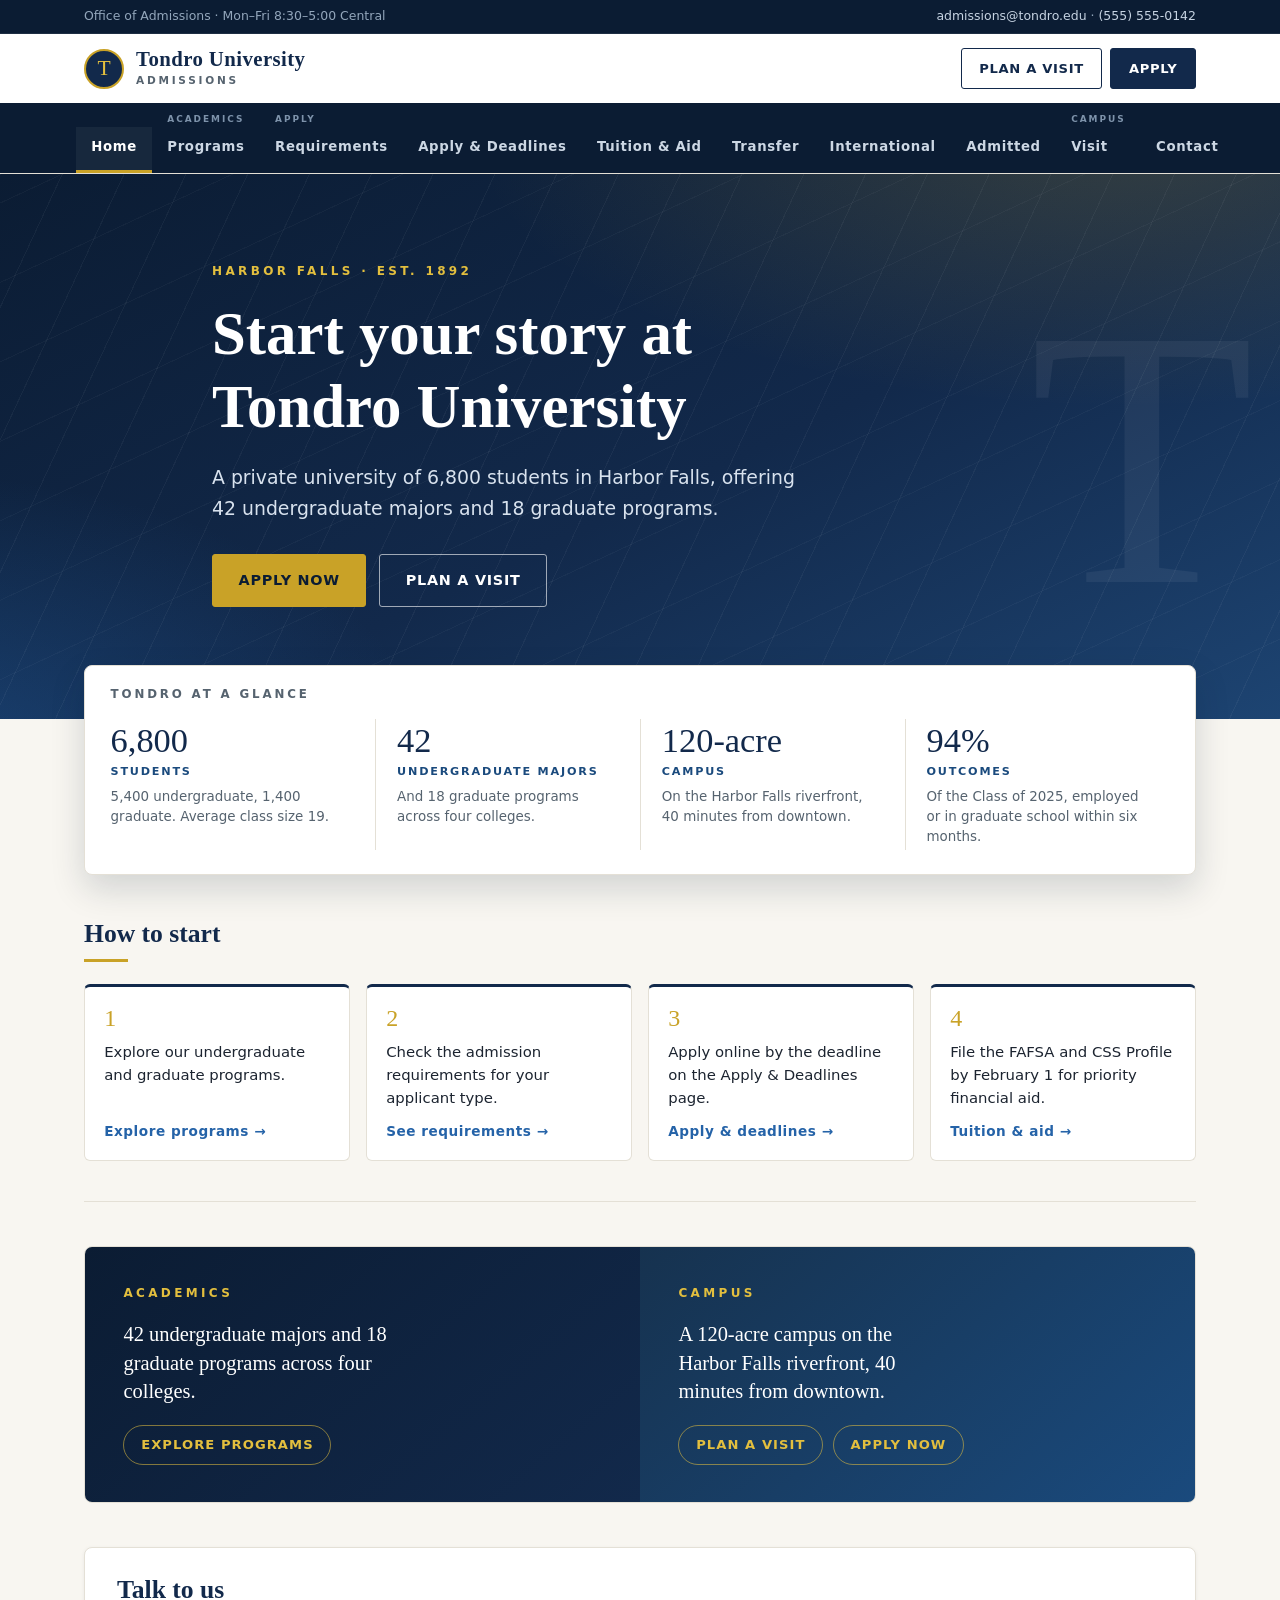
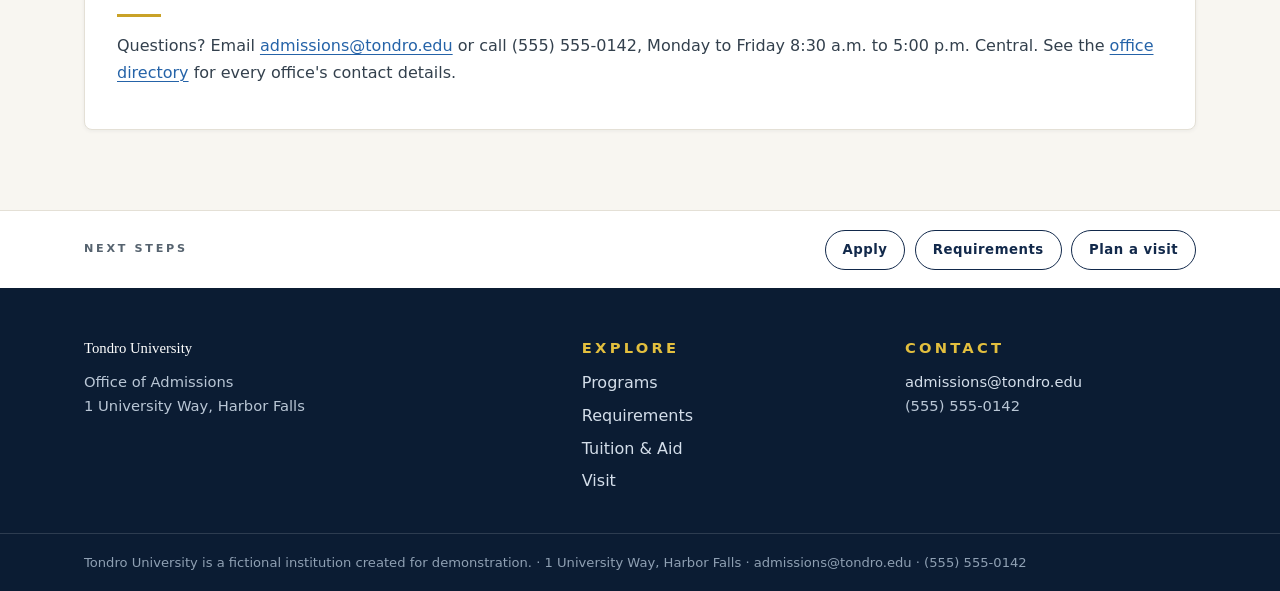
<file: index.html>
<!DOCTYPE html>
<html lang="en"><head><meta charset="utf-8"><meta name="viewport" content="width=device-width,initial-scale=1">
<meta name="theme-color" content="#0b1c33">
<title>Admissions | Tondro University</title><link rel="stylesheet" href="style.css">
<link rel="stylesheet" href="thunder-orb.css"></head>
<body>
<a class="skip-link" href="#main">Skip to main content</a>
<div class="utility-bar"><div class="utility-inner">
<span>Office of Admissions &middot; Mon&ndash;Fri 8:30&ndash;5:00 Central</span>
<span><a href="mailto:admissions@tondro.edu">admissions@tondro.edu</a> &middot; <a href="tel:+15555550142">(555) 555-0142</a></span>
</div></div>
<header class="site-header"><div class="header-inner">
<a class="brand" href="index.html"><span class="brand-mark" aria-hidden="true">T</span>
<span class="brand-text"><span class="brand-name">Tondro University</span><span class="brand-sub">Admissions</span></span></a>
<div class="header-actions"><a class="btn btn-ghost" href="visit.html">Plan a visit</a><a class="btn" href="apply.html">Apply</a>
<details class="menu"><summary aria-label="Open admissions menu">Menu</summary><nav class="menu-panel" aria-label="Admissions menu">
<a href="index.html" aria-current="page">Home</a>
<p class="menu-group">Academics</p>
<a href="programs.html">Programs</a>
<p class="menu-group">Apply</p>
<a href="requirements.html">Requirements</a>
<a href="apply.html">Apply &amp; Deadlines</a>
<a href="tuition.html">Tuition &amp; Aid</a>
<a href="transfer.html">Transfer</a>
<a href="international.html">International</a>
<a href="admitted.html">Admitted</a>
<p class="menu-group">Campus</p>
<a href="visit.html">Visit</a>
<a href="contact.html">Contact</a>
</nav></details></div>
</div>
<nav class="site-nav" aria-label="Admissions"><ul>
<li><a href="index.html" aria-current="page">Home</a></li>
<li class="nav-lead"><span class="nav-tag">Academics</span><a href="programs.html">Programs</a></li>
<li class="nav-lead"><span class="nav-tag">Apply</span><a href="requirements.html">Requirements</a></li>
<li><a href="apply.html">Apply &amp; Deadlines</a></li>
<li><a href="tuition.html">Tuition &amp; Aid</a></li>
<li><a href="transfer.html">Transfer</a></li>
<li><a href="international.html">International</a></li>
<li><a href="admitted.html">Admitted</a></li>
<li class="nav-lead"><span class="nav-tag">Campus</span><a href="visit.html">Visit</a></li>
<li><a href="contact.html">Contact</a></li>
</ul></nav></header>
<main id="main">
<div class="hero"><div class="wrap"><p class="kicker">Harbor Falls &middot; est. 1892</p>
<h1>Start your story at Tondro University</h1>
<p class="deck">A private university of 6,800 students in Harbor Falls, offering 42 undergraduate majors and 18 graduate programs.</p>
<div class="hero-actions"><a class="cta" href="apply.html">Apply now</a><a class="cta cta-ghost" href="visit.html">Plan a visit</a></div></div></div>
<section id="at-a-glance" class="stats-overlap"><div class="stats-strip">
<h2>Tondro at a glance</h2>
<div class="stats-grid">
<div class="stat"><p class="stat-num">6,800</p><p class="stat-label">Students</p><p class="stat-sub">5,400 undergraduate, 1,400 graduate. Average class size 19.</p></div>
<div class="stat"><p class="stat-num">42</p><p class="stat-label">Undergraduate majors</p><p class="stat-sub">And 18 graduate programs across four colleges.</p></div>
<div class="stat"><p class="stat-num">120-acre</p><p class="stat-label">Campus</p><p class="stat-sub">On the Harbor Falls riverfront, 40 minutes from downtown.</p></div>
<div class="stat"><p class="stat-num">94%</p><p class="stat-label">Outcomes</p><p class="stat-sub">Of the Class of 2025, employed or in graduate school within six months.</p></div>
</div></div></section>
<div class="content">
<section id="how-to-start" class="wide"><h2>How to start</h2>
<ol class="steps">
<li><a href="programs.html"><span class="step-num">1</span>Explore our undergraduate and graduate programs.<span class="step-arrow">Explore programs &rarr;</span></a></li>
<li><a href="requirements.html"><span class="step-num">2</span>Check the admission requirements for your applicant type.<span class="step-arrow">See requirements &rarr;</span></a></li>
<li><a href="apply.html"><span class="step-num">3</span>Apply online by the deadline on the Apply &amp; Deadlines page.<span class="step-arrow">Apply &amp; deadlines &rarr;</span></a></li>
<li><a href="tuition.html"><span class="step-num">4</span>File the FAFSA and CSS Profile by February 1 for priority financial aid.<span class="step-arrow">Tuition &amp; aid &rarr;</span></a></li>
</ol></section>
<div class="split-band">
<div class="split-panel"><p class="kicker">Academics</p>
<p class="split-lede">42 undergraduate majors and 18 graduate programs across four colleges.</p>
<div class="split-links"><a class="split-link" href="programs.html">Explore programs</a></div></div>
<div class="split-panel alt"><p class="kicker">Campus</p>
<p class="split-lede">A 120-acre campus on the Harbor Falls riverfront, 40 minutes from downtown.</p>
<div class="split-links"><a class="split-link" href="visit.html">Plan a visit</a><a class="split-link" href="apply.html">Apply now</a></div></div>
</div>
<section id="talk-to-us" class="panel"><h2>Talk to us</h2>
<p>Questions? Email <a href="mailto:admissions@tondro.edu">admissions@tondro.edu</a> or call (555) 555-0142, Monday to Friday 8:30 a.m. to 5:00 p.m. Central. See the <a href="contact.html">office directory</a> for every office's contact details.</p></section>
</div>
</main>
<div class="next-steps"><div class="next-inner">
<span class="next-label">Next steps</span>
<a href="apply.html">Apply</a>
<a href="requirements.html">Requirements</a>
<a href="visit.html">Plan a visit</a>
</div></div>
<footer class="site-footer"><div class="footer-inner">
<div><p class="footer-name">Tondro University</p>
<p>Office of Admissions<br>1 University Way, Harbor Falls</p></div>
<div><p class="footer-head">Explore</p><ul class="footer-links">
<li><a href="programs.html">Programs</a></li>
<li><a href="requirements.html">Requirements</a></li>
<li><a href="tuition.html">Tuition &amp; Aid</a></li>
<li><a href="visit.html">Visit</a></li></ul></div>
<div><p class="footer-head">Contact</p>
<p><a href="mailto:admissions@tondro.edu">admissions@tondro.edu</a><br>(555) 555-0142</p></div>
</div>
<div class="footer-bottom"><p>Tondro University is a fictional institution created for demonstration. &middot; 1 University Way, Harbor Falls &middot; admissions@tondro.edu &middot; (555) 555-0142</p></div>
</footer>
<!-- Thunder chat widget (Agentforce, TONDRO-PDE) -->
<script src="thunder-orb.js"></script>
<!--
  Thunder embedded messaging snippet — TONDRO-PDE.
  Deployment: THU_agentMessagingChannel (EmbeddedServiceDeployment 04Ihk0000001zkb, published)
  Site: ESW_THU_agentMessagingChan_1793110995851 (Live)
  Paste into the host page on https://tondro-consulting.github.io (already allowlisted on the deployment).
  DO NOT host on any other domain without adding it to the deployment's allowed domains.
-->
<script type='text/javascript'>
	function initEmbeddedMessaging() {
		try {
			embeddedservice_bootstrap.settings.language = 'en_US';
			embeddedservice_bootstrap.settings.hideChatButtonOnLoad = true;
			embeddedservice_bootstrap.init(
				'00Dhk000002jQQD',
				'THU_agentMessagingChannel',
				'https://tondroagentforce-dev-ed.develop.my.site.com/ESWTHUagentMess1793110995851',
				{
					scrt2URL: 'https://tondroagentforce-dev-ed.develop.my.salesforce-scrt.com'
				}
			);
		} catch (err) {
			console.error('Error loading Embedded Messaging: ', err);
		}
	};
</script>
<script type='text/javascript' src='https://tondroagentforce-dev-ed.develop.my.site.com/ESWTHUagentMess1793110995851/assets/js/bootstrap.min.js' onload='initEmbeddedMessaging()'></script>
</body></html>
</file>
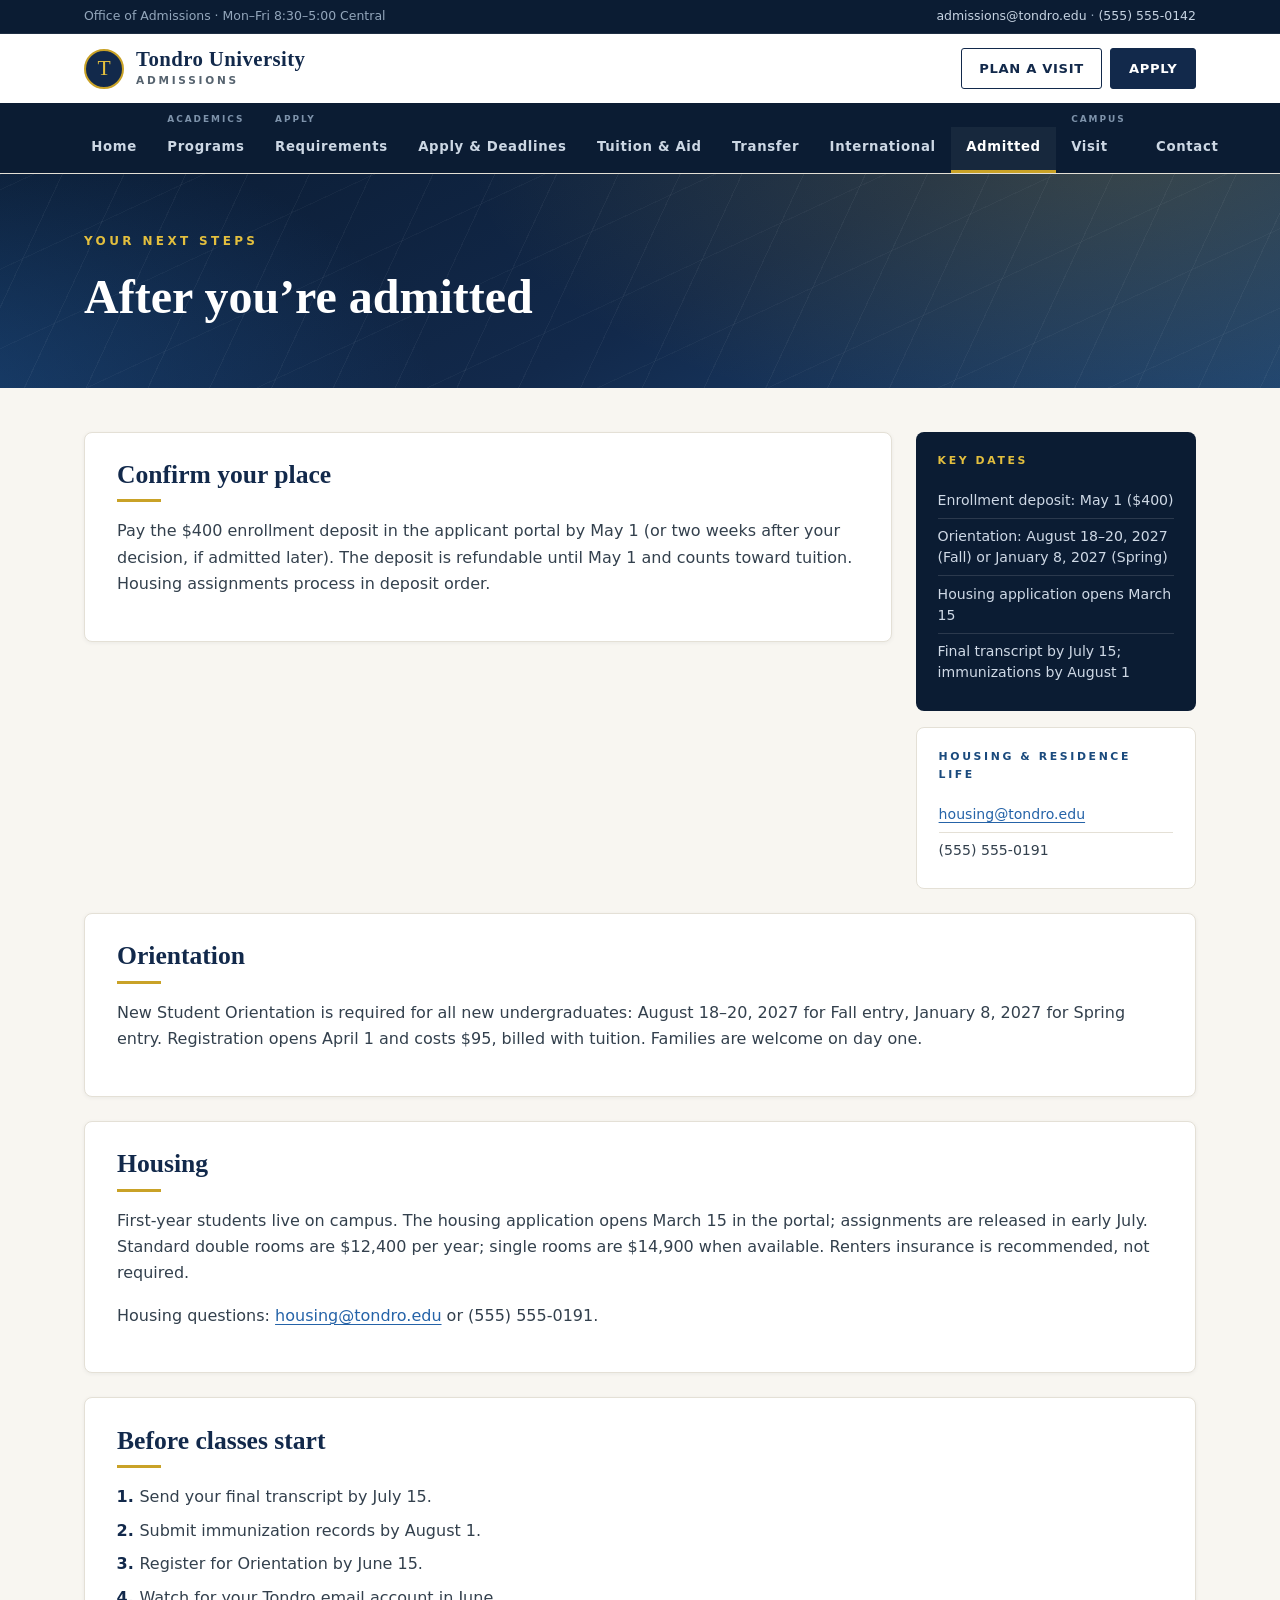
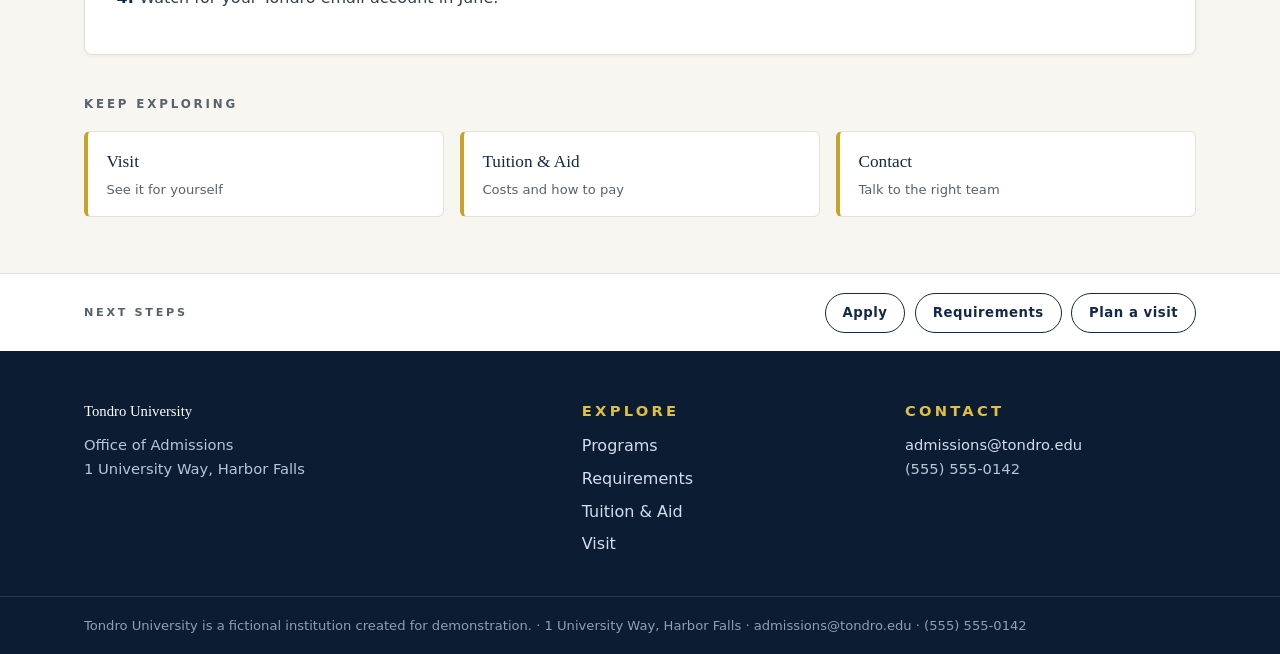
<file: admitted.html>
<!DOCTYPE html>
<html lang="en"><head><meta charset="utf-8"><meta name="viewport" content="width=device-width,initial-scale=1">
<meta name="theme-color" content="#0b1c33">
<title>After You're Admitted | Tondro University</title><link rel="stylesheet" href="style.css">
<link rel="stylesheet" href="thunder-orb.css"></head>
<body>
<a class="skip-link" href="#main">Skip to main content</a>
<div class="utility-bar"><div class="utility-inner">
<span>Office of Admissions &middot; Mon&ndash;Fri 8:30&ndash;5:00 Central</span>
<span><a href="mailto:admissions@tondro.edu">admissions@tondro.edu</a> &middot; <a href="tel:+15555550142">(555) 555-0142</a></span>
</div></div>
<header class="site-header"><div class="header-inner">
<a class="brand" href="index.html"><span class="brand-mark" aria-hidden="true">T</span>
<span class="brand-text"><span class="brand-name">Tondro University</span><span class="brand-sub">Admissions</span></span></a>
<div class="header-actions"><a class="btn btn-ghost" href="visit.html">Plan a visit</a><a class="btn" href="apply.html">Apply</a>
<details class="menu"><summary aria-label="Open admissions menu">Menu</summary><nav class="menu-panel" aria-label="Admissions menu">
<a href="index.html">Home</a>
<p class="menu-group">Academics</p>
<a href="programs.html">Programs</a>
<p class="menu-group">Apply</p>
<a href="requirements.html">Requirements</a>
<a href="apply.html">Apply &amp; Deadlines</a>
<a href="tuition.html">Tuition &amp; Aid</a>
<a href="transfer.html">Transfer</a>
<a href="international.html">International</a>
<a href="admitted.html" aria-current="page">Admitted</a>
<p class="menu-group">Campus</p>
<a href="visit.html">Visit</a>
<a href="contact.html">Contact</a>
</nav></details></div>
</div>
<nav class="site-nav" aria-label="Admissions"><ul>
<li><a href="index.html">Home</a></li>
<li class="nav-lead"><span class="nav-tag">Academics</span><a href="programs.html">Programs</a></li>
<li class="nav-lead"><span class="nav-tag">Apply</span><a href="requirements.html">Requirements</a></li>
<li><a href="apply.html">Apply &amp; Deadlines</a></li>
<li><a href="tuition.html">Tuition &amp; Aid</a></li>
<li><a href="transfer.html">Transfer</a></li>
<li><a href="international.html">International</a></li>
<li><a href="admitted.html" aria-current="page">Admitted</a></li>
<li class="nav-lead"><span class="nav-tag">Campus</span><a href="visit.html">Visit</a></li>
<li><a href="contact.html">Contact</a></li>
</ul></nav></header>
<main id="main">
<div class="page-hero"><div class="wrap"><p class="kicker">Your next steps</p>
<h1>After you&rsquo;re admitted</h1></div></div>
<div class="content">
<div class="intro-grid">
<section id="deposit" class="panel"><h2>Confirm your place</h2>
<p>Pay the $400 enrollment deposit in the applicant portal by May 1 (or two weeks after your decision, if admitted later). The deposit is refundable until May 1 and counts toward tuition. Housing assignments process in deposit order.</p></section>
<aside class="rail">
<div class="rail-card"><p class="rail-head">Key dates</p>
<ul class="rail-list">
<li>Enrollment deposit: May 1 ($400)</li>
<li>Orientation: August 18&ndash;20, 2027 (Fall) or January 8, 2027 (Spring)</li>
<li>Housing application opens March 15</li>
<li>Final transcript by July 15; immunizations by August 1</li>
</ul></div>
<div class="rail-card light"><p class="rail-head">Housing &amp; Residence Life</p>
<ul class="rail-list">
<li><a href="mailto:housing@tondro.edu">housing@tondro.edu</a></li>
<li>(555) 555-0191</li>
</ul></div>
</aside>
</div>
<section id="orientation" class="panel"><h2>Orientation</h2>
<p>New Student Orientation is required for all new undergraduates: August 18–20, 2027 for Fall entry, January 8, 2027 for Spring entry. Registration opens April 1 and costs $95, billed with tuition. Families are welcome on day one.</p></section>
<section id="housing" class="panel"><h2>Housing</h2>
<p>First-year students live on campus. The housing application opens March 15 in the portal; assignments are released in early July. Standard double rooms are $12,400 per year; single rooms are $14,900 when available. Renters insurance is recommended, not required.</p>
<p>Housing questions: <a href="mailto:housing@tondro.edu">housing@tondro.edu</a> or (555) 555-0191.</p></section>
<section id="final-steps" class="panel"><h2>Before classes start</h2>
<ol><li>Send your final transcript by July 15.</li><li>Submit immunization records by August 1.</li><li>Register for Orientation by June 15.</li><li>Watch for your Tondro email account in June.</li></ol></section>
<p class="related-head">Keep exploring</p>
<nav class="related" aria-label="Related pages">
<a class="related-card" href="visit.html"><span class="related-title">Visit</span><span class="related-desc">See it for yourself</span></a>
<a class="related-card" href="tuition.html"><span class="related-title">Tuition &amp; Aid</span><span class="related-desc">Costs and how to pay</span></a>
<a class="related-card" href="contact.html"><span class="related-title">Contact</span><span class="related-desc">Talk to the right team</span></a>
</nav>
</div>
</main>
<div class="next-steps"><div class="next-inner">
<span class="next-label">Next steps</span>
<a href="apply.html">Apply</a>
<a href="requirements.html">Requirements</a>
<a href="visit.html">Plan a visit</a>
</div></div>
<footer class="site-footer"><div class="footer-inner">
<div><p class="footer-name">Tondro University</p>
<p>Office of Admissions<br>1 University Way, Harbor Falls</p></div>
<div><p class="footer-head">Explore</p><ul class="footer-links">
<li><a href="programs.html">Programs</a></li>
<li><a href="requirements.html">Requirements</a></li>
<li><a href="tuition.html">Tuition &amp; Aid</a></li>
<li><a href="visit.html">Visit</a></li></ul></div>
<div><p class="footer-head">Contact</p>
<p><a href="mailto:admissions@tondro.edu">admissions@tondro.edu</a><br>(555) 555-0142</p></div>
</div>
<div class="footer-bottom"><p>Tondro University is a fictional institution created for demonstration. &middot; 1 University Way, Harbor Falls &middot; admissions@tondro.edu &middot; (555) 555-0142</p></div>
</footer>
<!-- Thunder chat widget (Agentforce, TONDRO-PDE) -->
<script src="thunder-orb.js"></script>
<!--
  Thunder embedded messaging snippet — TONDRO-PDE.
  Deployment: THU_agentMessagingChannel (EmbeddedServiceDeployment 04Ihk0000001zkb, published)
  Site: ESW_THU_agentMessagingChan_1793110995851 (Live)
  Paste into the host page on https://tondro-consulting.github.io (already allowlisted on the deployment).
  DO NOT host on any other domain without adding it to the deployment's allowed domains.
-->
<script type='text/javascript'>
	function initEmbeddedMessaging() {
		try {
			embeddedservice_bootstrap.settings.language = 'en_US';
			embeddedservice_bootstrap.settings.hideChatButtonOnLoad = true;
			embeddedservice_bootstrap.init(
				'00Dhk000002jQQD',
				'THU_agentMessagingChannel',
				'https://tondroagentforce-dev-ed.develop.my.site.com/ESWTHUagentMess1793110995851',
				{
					scrt2URL: 'https://tondroagentforce-dev-ed.develop.my.salesforce-scrt.com'
				}
			);
		} catch (err) {
			console.error('Error loading Embedded Messaging: ', err);
		}
	};
</script>
<script type='text/javascript' src='https://tondroagentforce-dev-ed.develop.my.site.com/ESWTHUagentMess1793110995851/assets/js/bootstrap.min.js' onload='initEmbeddedMessaging()'></script>
</body></html>
</file>
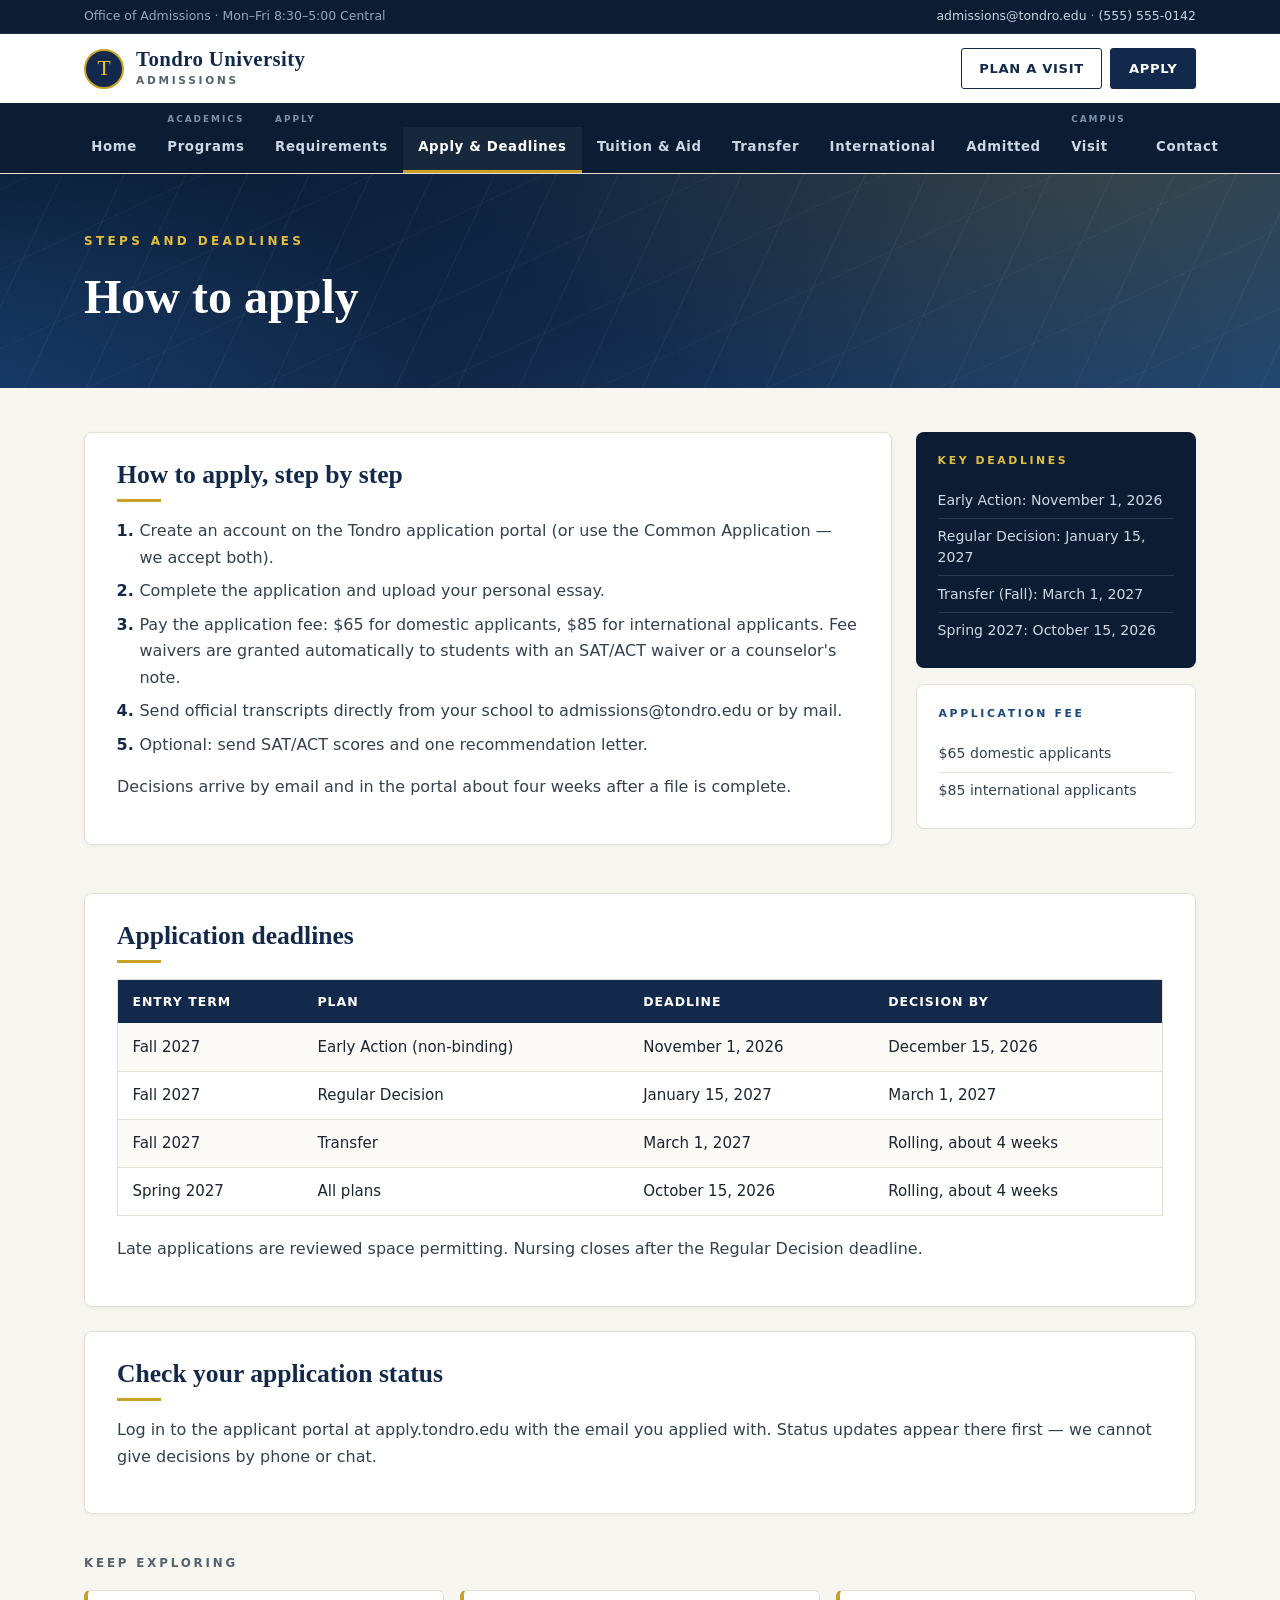
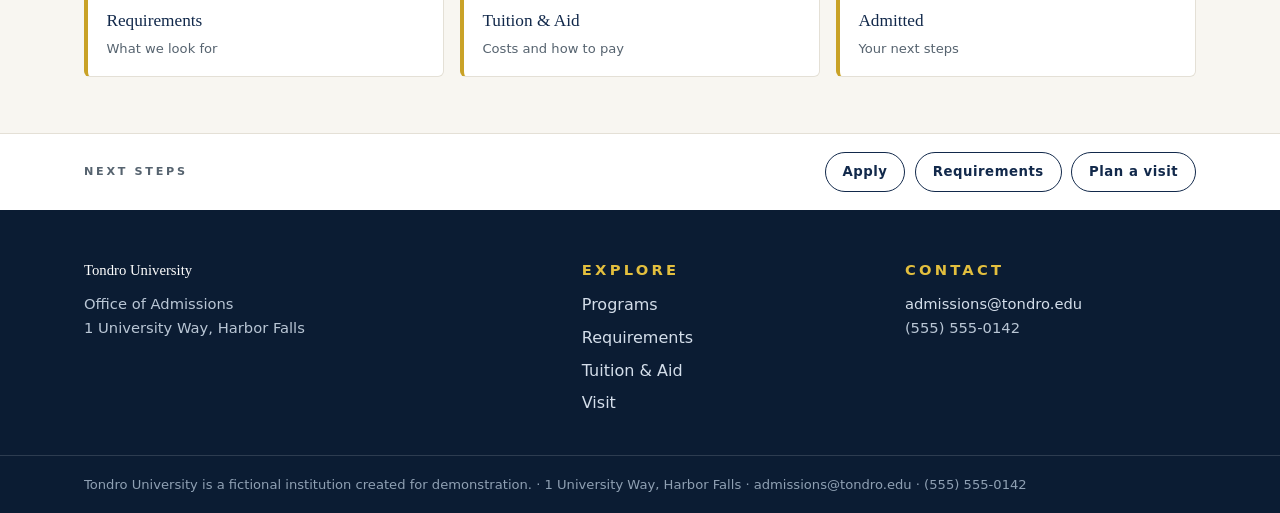
<file: apply.html>
<!DOCTYPE html>
<html lang="en"><head><meta charset="utf-8"><meta name="viewport" content="width=device-width,initial-scale=1">
<meta name="theme-color" content="#0b1c33">
<title>How to Apply | Tondro University</title><link rel="stylesheet" href="style.css">
<link rel="stylesheet" href="thunder-orb.css"></head>
<body>
<a class="skip-link" href="#main">Skip to main content</a>
<div class="utility-bar"><div class="utility-inner">
<span>Office of Admissions &middot; Mon&ndash;Fri 8:30&ndash;5:00 Central</span>
<span><a href="mailto:admissions@tondro.edu">admissions@tondro.edu</a> &middot; <a href="tel:+15555550142">(555) 555-0142</a></span>
</div></div>
<header class="site-header"><div class="header-inner">
<a class="brand" href="index.html"><span class="brand-mark" aria-hidden="true">T</span>
<span class="brand-text"><span class="brand-name">Tondro University</span><span class="brand-sub">Admissions</span></span></a>
<div class="header-actions"><a class="btn btn-ghost" href="visit.html">Plan a visit</a><a class="btn" href="apply.html">Apply</a>
<details class="menu"><summary aria-label="Open admissions menu">Menu</summary><nav class="menu-panel" aria-label="Admissions menu">
<a href="index.html">Home</a>
<p class="menu-group">Academics</p>
<a href="programs.html">Programs</a>
<p class="menu-group">Apply</p>
<a href="requirements.html">Requirements</a>
<a href="apply.html" aria-current="page">Apply &amp; Deadlines</a>
<a href="tuition.html">Tuition &amp; Aid</a>
<a href="transfer.html">Transfer</a>
<a href="international.html">International</a>
<a href="admitted.html">Admitted</a>
<p class="menu-group">Campus</p>
<a href="visit.html">Visit</a>
<a href="contact.html">Contact</a>
</nav></details></div>
</div>
<nav class="site-nav" aria-label="Admissions"><ul>
<li><a href="index.html">Home</a></li>
<li class="nav-lead"><span class="nav-tag">Academics</span><a href="programs.html">Programs</a></li>
<li class="nav-lead"><span class="nav-tag">Apply</span><a href="requirements.html">Requirements</a></li>
<li><a href="apply.html" aria-current="page">Apply &amp; Deadlines</a></li>
<li><a href="tuition.html">Tuition &amp; Aid</a></li>
<li><a href="transfer.html">Transfer</a></li>
<li><a href="international.html">International</a></li>
<li><a href="admitted.html">Admitted</a></li>
<li class="nav-lead"><span class="nav-tag">Campus</span><a href="visit.html">Visit</a></li>
<li><a href="contact.html">Contact</a></li>
</ul></nav></header>
<main id="main">
<div class="page-hero"><div class="wrap"><p class="kicker">Steps and deadlines</p>
<h1>How to apply</h1></div></div>
<div class="content">
<div class="intro-grid">
<section id="steps" class="panel"><h2>How to apply, step by step</h2>
<ol><li>Create an account on the Tondro application portal (or use the Common Application — we accept both).</li>
<li>Complete the application and upload your personal essay.</li>
<li>Pay the application fee: $65 for domestic applicants, $85 for international applicants. Fee waivers are granted automatically to students with an SAT/ACT waiver or a counselor's note.</li>
<li>Send official transcripts directly from your school to admissions@tondro.edu or by mail.</li>
<li>Optional: send SAT/ACT scores and one recommendation letter.</li></ol>
<p>Decisions arrive by email and in the portal about four weeks after a file is complete.</p></section>
<aside class="rail">
<div class="rail-card"><p class="rail-head">Key deadlines</p>
<ul class="rail-list">
<li>Early Action: November 1, 2026</li>
<li>Regular Decision: January 15, 2027</li>
<li>Transfer (Fall): March 1, 2027</li>
<li>Spring 2027: October 15, 2026</li>
</ul></div>
<div class="rail-card light"><p class="rail-head">Application fee</p>
<ul class="rail-list">
<li>$65 domestic applicants</li>
<li>$85 international applicants</li>
</ul></div>
</aside>
</div>
<section id="deadlines" class="panel"><h2>Application deadlines</h2>
<table><tr><th>Entry term</th><th>Plan</th><th>Deadline</th><th>Decision by</th></tr>
<tr><td>Fall 2027</td><td>Early Action (non-binding)</td><td>November 1, 2026</td><td>December 15, 2026</td></tr>
<tr><td>Fall 2027</td><td>Regular Decision</td><td>January 15, 2027</td><td>March 1, 2027</td></tr>
<tr><td>Fall 2027</td><td>Transfer</td><td>March 1, 2027</td><td>Rolling, about 4 weeks</td></tr>
<tr><td>Spring 2027</td><td>All plans</td><td>October 15, 2026</td><td>Rolling, about 4 weeks</td></tr></table>
<p>Late applications are reviewed space permitting. Nursing closes after the Regular Decision deadline.</p></section>
<section id="portal" class="panel"><h2>Check your application status</h2>
<p>Log in to the applicant portal at apply.tondro.edu with the email you applied with. Status updates appear there first — we cannot give decisions by phone or chat.</p></section>
<p class="related-head">Keep exploring</p>
<nav class="related" aria-label="Related pages">
<a class="related-card" href="requirements.html"><span class="related-title">Requirements</span><span class="related-desc">What we look for</span></a>
<a class="related-card" href="tuition.html"><span class="related-title">Tuition &amp; Aid</span><span class="related-desc">Costs and how to pay</span></a>
<a class="related-card" href="admitted.html"><span class="related-title">Admitted</span><span class="related-desc">Your next steps</span></a>
</nav>
</div>
</main>
<div class="next-steps"><div class="next-inner">
<span class="next-label">Next steps</span>
<a href="apply.html">Apply</a>
<a href="requirements.html">Requirements</a>
<a href="visit.html">Plan a visit</a>
</div></div>
<footer class="site-footer"><div class="footer-inner">
<div><p class="footer-name">Tondro University</p>
<p>Office of Admissions<br>1 University Way, Harbor Falls</p></div>
<div><p class="footer-head">Explore</p><ul class="footer-links">
<li><a href="programs.html">Programs</a></li>
<li><a href="requirements.html">Requirements</a></li>
<li><a href="tuition.html">Tuition &amp; Aid</a></li>
<li><a href="visit.html">Visit</a></li></ul></div>
<div><p class="footer-head">Contact</p>
<p><a href="mailto:admissions@tondro.edu">admissions@tondro.edu</a><br>(555) 555-0142</p></div>
</div>
<div class="footer-bottom"><p>Tondro University is a fictional institution created for demonstration. &middot; 1 University Way, Harbor Falls &middot; admissions@tondro.edu &middot; (555) 555-0142</p></div>
</footer>
<!-- Thunder chat widget (Agentforce, TONDRO-PDE) -->
<script src="thunder-orb.js"></script>
<!--
  Thunder embedded messaging snippet — TONDRO-PDE.
  Deployment: THU_agentMessagingChannel (EmbeddedServiceDeployment 04Ihk0000001zkb, published)
  Site: ESW_THU_agentMessagingChan_1793110995851 (Live)
  Paste into the host page on https://tondro-consulting.github.io (already allowlisted on the deployment).
  DO NOT host on any other domain without adding it to the deployment's allowed domains.
-->
<script type='text/javascript'>
	function initEmbeddedMessaging() {
		try {
			embeddedservice_bootstrap.settings.language = 'en_US';
			embeddedservice_bootstrap.settings.hideChatButtonOnLoad = true;
			embeddedservice_bootstrap.init(
				'00Dhk000002jQQD',
				'THU_agentMessagingChannel',
				'https://tondroagentforce-dev-ed.develop.my.site.com/ESWTHUagentMess1793110995851',
				{
					scrt2URL: 'https://tondroagentforce-dev-ed.develop.my.salesforce-scrt.com'
				}
			);
		} catch (err) {
			console.error('Error loading Embedded Messaging: ', err);
		}
	};
</script>
<script type='text/javascript' src='https://tondroagentforce-dev-ed.develop.my.site.com/ESWTHUagentMess1793110995851/assets/js/bootstrap.min.js' onload='initEmbeddedMessaging()'></script>
</body></html>
</file>
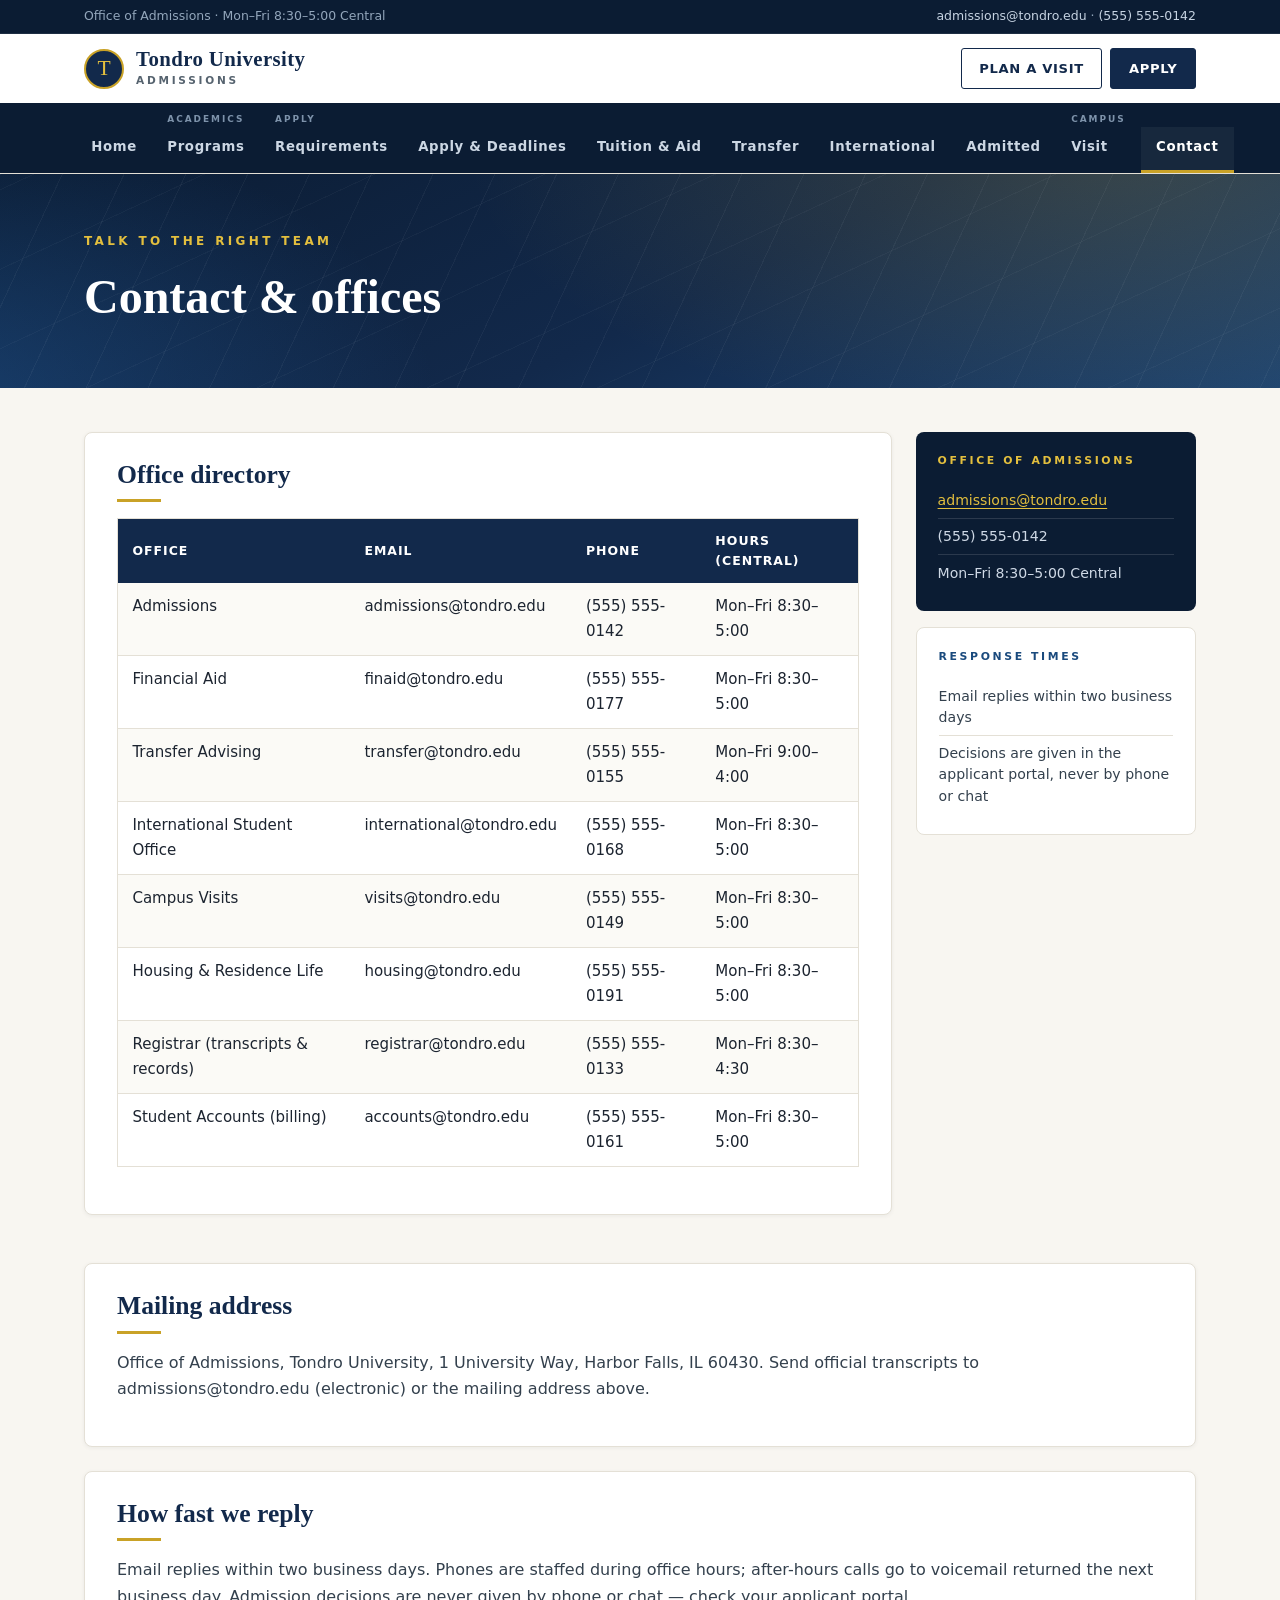
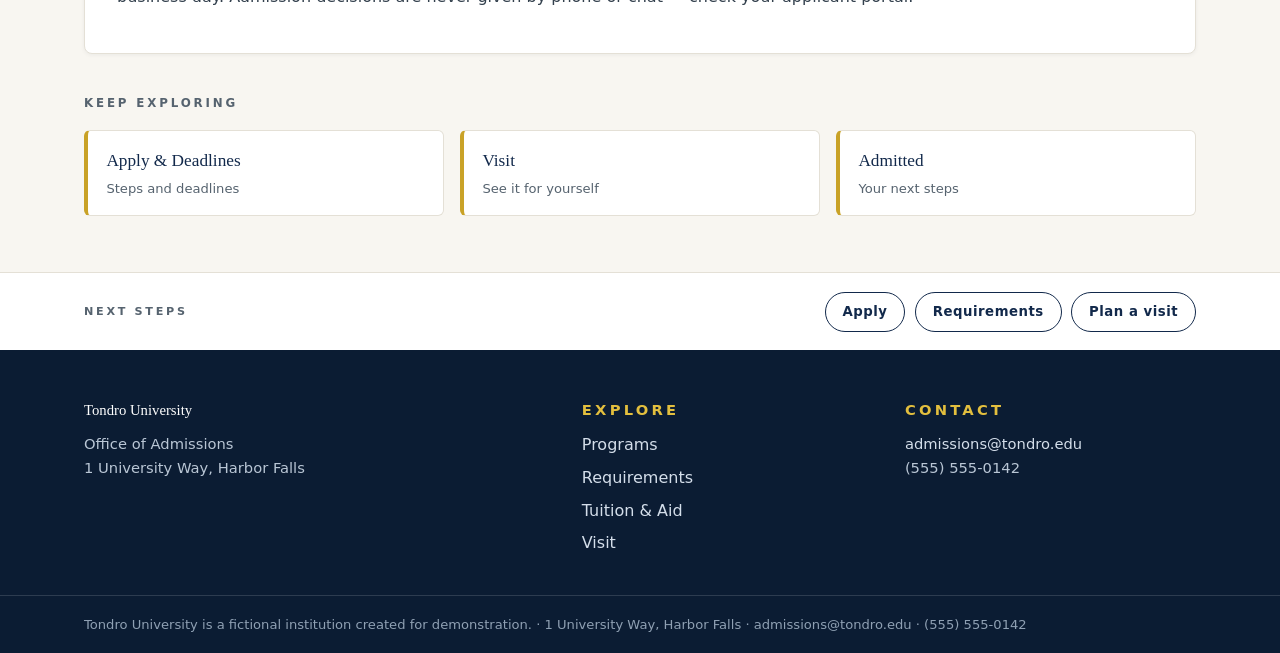
<file: contact.html>
<!DOCTYPE html>
<html lang="en"><head><meta charset="utf-8"><meta name="viewport" content="width=device-width,initial-scale=1">
<meta name="theme-color" content="#0b1c33">
<title>Contact & Offices | Tondro University</title><link rel="stylesheet" href="style.css">
<link rel="stylesheet" href="thunder-orb.css"></head>
<body>
<a class="skip-link" href="#main">Skip to main content</a>
<div class="utility-bar"><div class="utility-inner">
<span>Office of Admissions &middot; Mon&ndash;Fri 8:30&ndash;5:00 Central</span>
<span><a href="mailto:admissions@tondro.edu">admissions@tondro.edu</a> &middot; <a href="tel:+15555550142">(555) 555-0142</a></span>
</div></div>
<header class="site-header"><div class="header-inner">
<a class="brand" href="index.html"><span class="brand-mark" aria-hidden="true">T</span>
<span class="brand-text"><span class="brand-name">Tondro University</span><span class="brand-sub">Admissions</span></span></a>
<div class="header-actions"><a class="btn btn-ghost" href="visit.html">Plan a visit</a><a class="btn" href="apply.html">Apply</a>
<details class="menu"><summary aria-label="Open admissions menu">Menu</summary><nav class="menu-panel" aria-label="Admissions menu">
<a href="index.html">Home</a>
<p class="menu-group">Academics</p>
<a href="programs.html">Programs</a>
<p class="menu-group">Apply</p>
<a href="requirements.html">Requirements</a>
<a href="apply.html">Apply &amp; Deadlines</a>
<a href="tuition.html">Tuition &amp; Aid</a>
<a href="transfer.html">Transfer</a>
<a href="international.html">International</a>
<a href="admitted.html">Admitted</a>
<p class="menu-group">Campus</p>
<a href="visit.html">Visit</a>
<a href="contact.html" aria-current="page">Contact</a>
</nav></details></div>
</div>
<nav class="site-nav" aria-label="Admissions"><ul>
<li><a href="index.html">Home</a></li>
<li class="nav-lead"><span class="nav-tag">Academics</span><a href="programs.html">Programs</a></li>
<li class="nav-lead"><span class="nav-tag">Apply</span><a href="requirements.html">Requirements</a></li>
<li><a href="apply.html">Apply &amp; Deadlines</a></li>
<li><a href="tuition.html">Tuition &amp; Aid</a></li>
<li><a href="transfer.html">Transfer</a></li>
<li><a href="international.html">International</a></li>
<li><a href="admitted.html">Admitted</a></li>
<li class="nav-lead"><span class="nav-tag">Campus</span><a href="visit.html">Visit</a></li>
<li><a href="contact.html" aria-current="page">Contact</a></li>
</ul></nav></header>
<main id="main">
<div class="page-hero"><div class="wrap"><p class="kicker">Talk to the right team</p>
<h1>Contact &amp; offices</h1></div></div>
<div class="content">
<div class="intro-grid">
<section id="directory" class="panel"><h2>Office directory</h2>
<table><tr><th>Office</th><th>Email</th><th>Phone</th><th>Hours (Central)</th></tr>
<tr><td>Admissions</td><td>admissions@tondro.edu</td><td>(555) 555-0142</td><td>Mon–Fri 8:30–5:00</td></tr>
<tr><td>Financial Aid</td><td>finaid@tondro.edu</td><td>(555) 555-0177</td><td>Mon–Fri 8:30–5:00</td></tr>
<tr><td>Transfer Advising</td><td>transfer@tondro.edu</td><td>(555) 555-0155</td><td>Mon–Fri 9:00–4:00</td></tr>
<tr><td>International Student Office</td><td>international@tondro.edu</td><td>(555) 555-0168</td><td>Mon–Fri 8:30–5:00</td></tr>
<tr><td>Campus Visits</td><td>visits@tondro.edu</td><td>(555) 555-0149</td><td>Mon–Fri 8:30–5:00</td></tr>
<tr><td>Housing &amp; Residence Life</td><td>housing@tondro.edu</td><td>(555) 555-0191</td><td>Mon–Fri 8:30–5:00</td></tr>
<tr><td>Registrar (transcripts &amp; records)</td><td>registrar@tondro.edu</td><td>(555) 555-0133</td><td>Mon–Fri 8:30–4:30</td></tr>
<tr><td>Student Accounts (billing)</td><td>accounts@tondro.edu</td><td>(555) 555-0161</td><td>Mon–Fri 8:30–5:00</td></tr></table></section>
<aside class="rail">
<div class="rail-card"><p class="rail-head">Office of Admissions</p>
<ul class="rail-list">
<li><a href="mailto:admissions@tondro.edu">admissions@tondro.edu</a></li>
<li>(555) 555-0142</li>
<li>Mon&ndash;Fri 8:30&ndash;5:00 Central</li>
</ul></div>
<div class="rail-card light"><p class="rail-head">Response times</p>
<ul class="rail-list">
<li>Email replies within two business days</li>
<li>Decisions are given in the applicant portal, never by phone or chat</li>
</ul></div>
</aside>
</div>
<section id="mail" class="panel"><h2>Mailing address</h2>
<p>Office of Admissions, Tondro University, 1 University Way, Harbor Falls, IL 60430. Send official transcripts to admissions@tondro.edu (electronic) or the mailing address above.</p></section>
<section id="reply-times" class="panel"><h2>How fast we reply</h2>
<p>Email replies within two business days. Phones are staffed during office hours; after-hours calls go to voicemail returned the next business day. Admission decisions are never given by phone or chat — check your applicant portal.</p></section>
<p class="related-head">Keep exploring</p>
<nav class="related" aria-label="Related pages">
<a class="related-card" href="apply.html"><span class="related-title">Apply &amp; Deadlines</span><span class="related-desc">Steps and deadlines</span></a>
<a class="related-card" href="visit.html"><span class="related-title">Visit</span><span class="related-desc">See it for yourself</span></a>
<a class="related-card" href="admitted.html"><span class="related-title">Admitted</span><span class="related-desc">Your next steps</span></a>
</nav>
</div>
</main>
<div class="next-steps"><div class="next-inner">
<span class="next-label">Next steps</span>
<a href="apply.html">Apply</a>
<a href="requirements.html">Requirements</a>
<a href="visit.html">Plan a visit</a>
</div></div>
<footer class="site-footer"><div class="footer-inner">
<div><p class="footer-name">Tondro University</p>
<p>Office of Admissions<br>1 University Way, Harbor Falls</p></div>
<div><p class="footer-head">Explore</p><ul class="footer-links">
<li><a href="programs.html">Programs</a></li>
<li><a href="requirements.html">Requirements</a></li>
<li><a href="tuition.html">Tuition &amp; Aid</a></li>
<li><a href="visit.html">Visit</a></li></ul></div>
<div><p class="footer-head">Contact</p>
<p><a href="mailto:admissions@tondro.edu">admissions@tondro.edu</a><br>(555) 555-0142</p></div>
</div>
<div class="footer-bottom"><p>Tondro University is a fictional institution created for demonstration. &middot; 1 University Way, Harbor Falls &middot; admissions@tondro.edu &middot; (555) 555-0142</p></div>
</footer>
<!-- Thunder chat widget (Agentforce, TONDRO-PDE) -->
<script src="thunder-orb.js"></script>
<!--
  Thunder embedded messaging snippet — TONDRO-PDE.
  Deployment: THU_agentMessagingChannel (EmbeddedServiceDeployment 04Ihk0000001zkb, published)
  Site: ESW_THU_agentMessagingChan_1793110995851 (Live)
  Paste into the host page on https://tondro-consulting.github.io (already allowlisted on the deployment).
  DO NOT host on any other domain without adding it to the deployment's allowed domains.
-->
<script type='text/javascript'>
	function initEmbeddedMessaging() {
		try {
			embeddedservice_bootstrap.settings.language = 'en_US';
			embeddedservice_bootstrap.settings.hideChatButtonOnLoad = true;
			embeddedservice_bootstrap.init(
				'00Dhk000002jQQD',
				'THU_agentMessagingChannel',
				'https://tondroagentforce-dev-ed.develop.my.site.com/ESWTHUagentMess1793110995851',
				{
					scrt2URL: 'https://tondroagentforce-dev-ed.develop.my.salesforce-scrt.com'
				}
			);
		} catch (err) {
			console.error('Error loading Embedded Messaging: ', err);
		}
	};
</script>
<script type='text/javascript' src='https://tondroagentforce-dev-ed.develop.my.site.com/ESWTHUagentMess1793110995851/assets/js/bootstrap.min.js' onload='initEmbeddedMessaging()'></script>
</body></html>
</file>
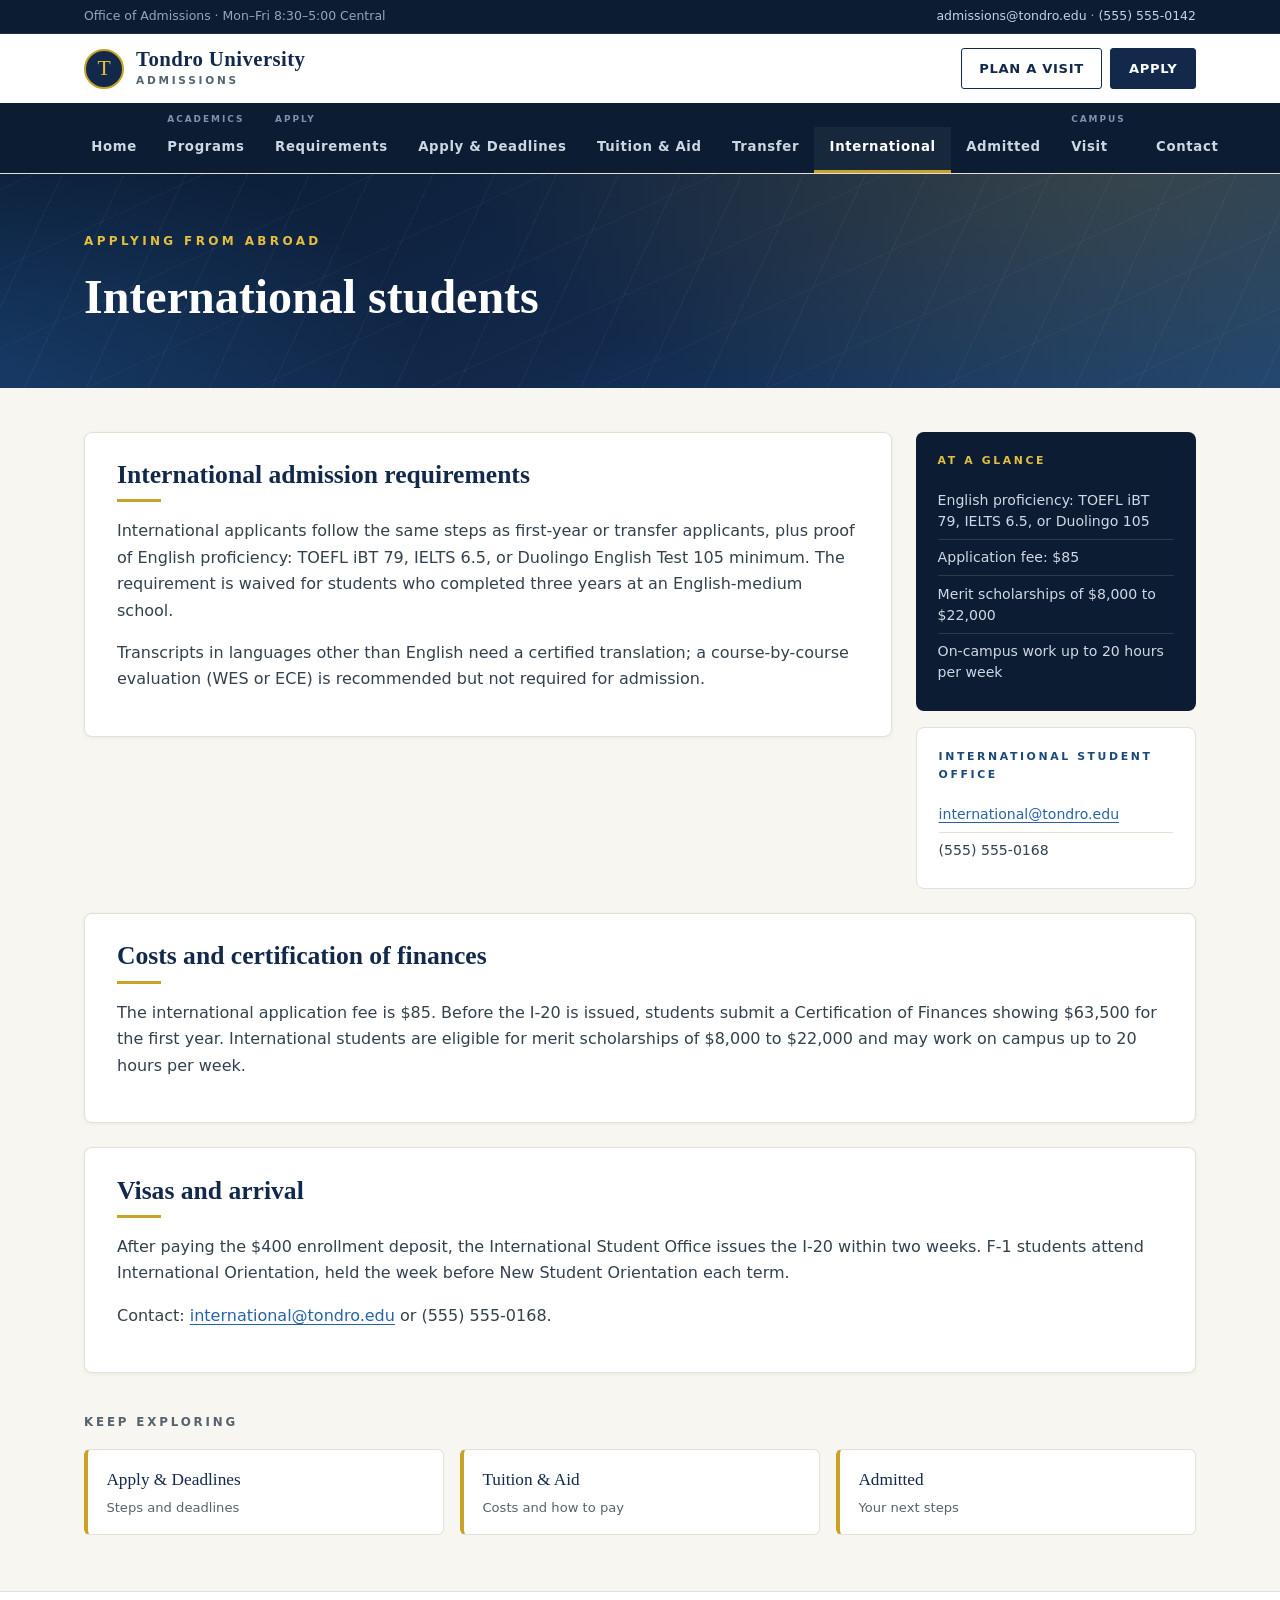
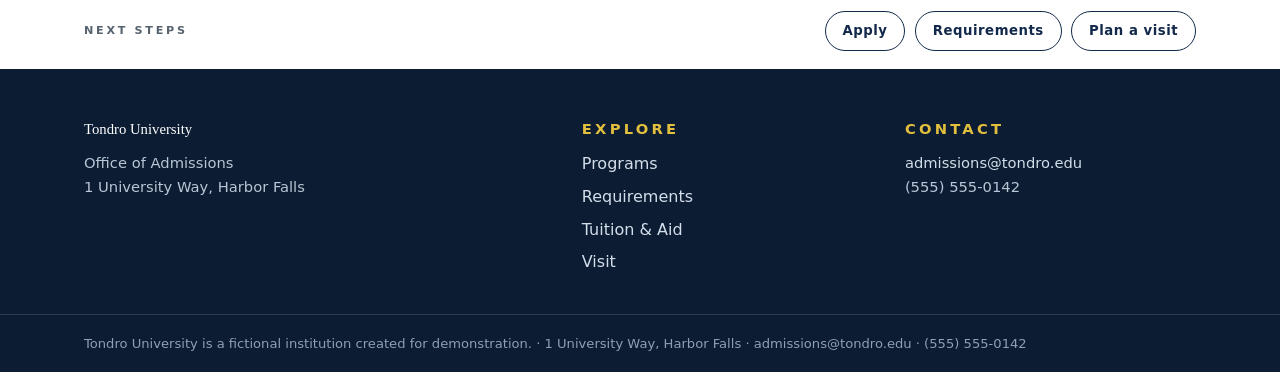
<file: international.html>
<!DOCTYPE html>
<html lang="en"><head><meta charset="utf-8"><meta name="viewport" content="width=device-width,initial-scale=1">
<meta name="theme-color" content="#0b1c33">
<title>International Students | Tondro University</title><link rel="stylesheet" href="style.css">
<link rel="stylesheet" href="thunder-orb.css"></head>
<body>
<a class="skip-link" href="#main">Skip to main content</a>
<div class="utility-bar"><div class="utility-inner">
<span>Office of Admissions &middot; Mon&ndash;Fri 8:30&ndash;5:00 Central</span>
<span><a href="mailto:admissions@tondro.edu">admissions@tondro.edu</a> &middot; <a href="tel:+15555550142">(555) 555-0142</a></span>
</div></div>
<header class="site-header"><div class="header-inner">
<a class="brand" href="index.html"><span class="brand-mark" aria-hidden="true">T</span>
<span class="brand-text"><span class="brand-name">Tondro University</span><span class="brand-sub">Admissions</span></span></a>
<div class="header-actions"><a class="btn btn-ghost" href="visit.html">Plan a visit</a><a class="btn" href="apply.html">Apply</a>
<details class="menu"><summary aria-label="Open admissions menu">Menu</summary><nav class="menu-panel" aria-label="Admissions menu">
<a href="index.html">Home</a>
<p class="menu-group">Academics</p>
<a href="programs.html">Programs</a>
<p class="menu-group">Apply</p>
<a href="requirements.html">Requirements</a>
<a href="apply.html">Apply &amp; Deadlines</a>
<a href="tuition.html">Tuition &amp; Aid</a>
<a href="transfer.html">Transfer</a>
<a href="international.html" aria-current="page">International</a>
<a href="admitted.html">Admitted</a>
<p class="menu-group">Campus</p>
<a href="visit.html">Visit</a>
<a href="contact.html">Contact</a>
</nav></details></div>
</div>
<nav class="site-nav" aria-label="Admissions"><ul>
<li><a href="index.html">Home</a></li>
<li class="nav-lead"><span class="nav-tag">Academics</span><a href="programs.html">Programs</a></li>
<li class="nav-lead"><span class="nav-tag">Apply</span><a href="requirements.html">Requirements</a></li>
<li><a href="apply.html">Apply &amp; Deadlines</a></li>
<li><a href="tuition.html">Tuition &amp; Aid</a></li>
<li><a href="transfer.html">Transfer</a></li>
<li><a href="international.html" aria-current="page">International</a></li>
<li><a href="admitted.html">Admitted</a></li>
<li class="nav-lead"><span class="nav-tag">Campus</span><a href="visit.html">Visit</a></li>
<li><a href="contact.html">Contact</a></li>
</ul></nav></header>
<main id="main">
<div class="page-hero"><div class="wrap"><p class="kicker">Applying from abroad</p>
<h1>International students</h1></div></div>
<div class="content">
<div class="intro-grid">
<section id="intl-reqs" class="panel"><h2>International admission requirements</h2>
<p>International applicants follow the same steps as first-year or transfer applicants, plus proof of English proficiency: TOEFL iBT 79, IELTS 6.5, or Duolingo English Test 105 minimum. The requirement is waived for students who completed three years at an English-medium school.</p>
<p>Transcripts in languages other than English need a certified translation; a course-by-course evaluation (WES or ECE) is recommended but not required for admission.</p></section>
<aside class="rail">
<div class="rail-card"><p class="rail-head">At a glance</p>
<ul class="rail-list">
<li>English proficiency: TOEFL iBT 79, IELTS 6.5, or Duolingo 105</li>
<li>Application fee: $85</li>
<li>Merit scholarships of $8,000 to $22,000</li>
<li>On-campus work up to 20 hours per week</li>
</ul></div>
<div class="rail-card light"><p class="rail-head">International Student Office</p>
<ul class="rail-list">
<li><a href="mailto:international@tondro.edu">international@tondro.edu</a></li>
<li>(555) 555-0168</li>
</ul></div>
</aside>
</div>
<section id="intl-costs" class="panel"><h2>Costs and certification of finances</h2>
<p>The international application fee is $85. Before the I-20 is issued, students submit a Certification of Finances showing $63,500 for the first year. International students are eligible for merit scholarships of $8,000 to $22,000 and may work on campus up to 20 hours per week.</p></section>
<section id="visa" class="panel"><h2>Visas and arrival</h2>
<p>After paying the $400 enrollment deposit, the International Student Office issues the I-20 within two weeks. F-1 students attend International Orientation, held the week before New Student Orientation each term.</p>
<p>Contact: <a href="mailto:international@tondro.edu">international@tondro.edu</a> or (555) 555-0168.</p></section>
<p class="related-head">Keep exploring</p>
<nav class="related" aria-label="Related pages">
<a class="related-card" href="apply.html"><span class="related-title">Apply &amp; Deadlines</span><span class="related-desc">Steps and deadlines</span></a>
<a class="related-card" href="tuition.html"><span class="related-title">Tuition &amp; Aid</span><span class="related-desc">Costs and how to pay</span></a>
<a class="related-card" href="admitted.html"><span class="related-title">Admitted</span><span class="related-desc">Your next steps</span></a>
</nav>
</div>
</main>
<div class="next-steps"><div class="next-inner">
<span class="next-label">Next steps</span>
<a href="apply.html">Apply</a>
<a href="requirements.html">Requirements</a>
<a href="visit.html">Plan a visit</a>
</div></div>
<footer class="site-footer"><div class="footer-inner">
<div><p class="footer-name">Tondro University</p>
<p>Office of Admissions<br>1 University Way, Harbor Falls</p></div>
<div><p class="footer-head">Explore</p><ul class="footer-links">
<li><a href="programs.html">Programs</a></li>
<li><a href="requirements.html">Requirements</a></li>
<li><a href="tuition.html">Tuition &amp; Aid</a></li>
<li><a href="visit.html">Visit</a></li></ul></div>
<div><p class="footer-head">Contact</p>
<p><a href="mailto:admissions@tondro.edu">admissions@tondro.edu</a><br>(555) 555-0142</p></div>
</div>
<div class="footer-bottom"><p>Tondro University is a fictional institution created for demonstration. &middot; 1 University Way, Harbor Falls &middot; admissions@tondro.edu &middot; (555) 555-0142</p></div>
</footer>
<!-- Thunder chat widget (Agentforce, TONDRO-PDE) -->
<script src="thunder-orb.js"></script>
<!--
  Thunder embedded messaging snippet — TONDRO-PDE.
  Deployment: THU_agentMessagingChannel (EmbeddedServiceDeployment 04Ihk0000001zkb, published)
  Site: ESW_THU_agentMessagingChan_1793110995851 (Live)
  Paste into the host page on https://tondro-consulting.github.io (already allowlisted on the deployment).
  DO NOT host on any other domain without adding it to the deployment's allowed domains.
-->
<script type='text/javascript'>
	function initEmbeddedMessaging() {
		try {
			embeddedservice_bootstrap.settings.language = 'en_US';
			embeddedservice_bootstrap.settings.hideChatButtonOnLoad = true;
			embeddedservice_bootstrap.init(
				'00Dhk000002jQQD',
				'THU_agentMessagingChannel',
				'https://tondroagentforce-dev-ed.develop.my.site.com/ESWTHUagentMess1793110995851',
				{
					scrt2URL: 'https://tondroagentforce-dev-ed.develop.my.salesforce-scrt.com'
				}
			);
		} catch (err) {
			console.error('Error loading Embedded Messaging: ', err);
		}
	};
</script>
<script type='text/javascript' src='https://tondroagentforce-dev-ed.develop.my.site.com/ESWTHUagentMess1793110995851/assets/js/bootstrap.min.js' onload='initEmbeddedMessaging()'></script>
</body></html>
</file>
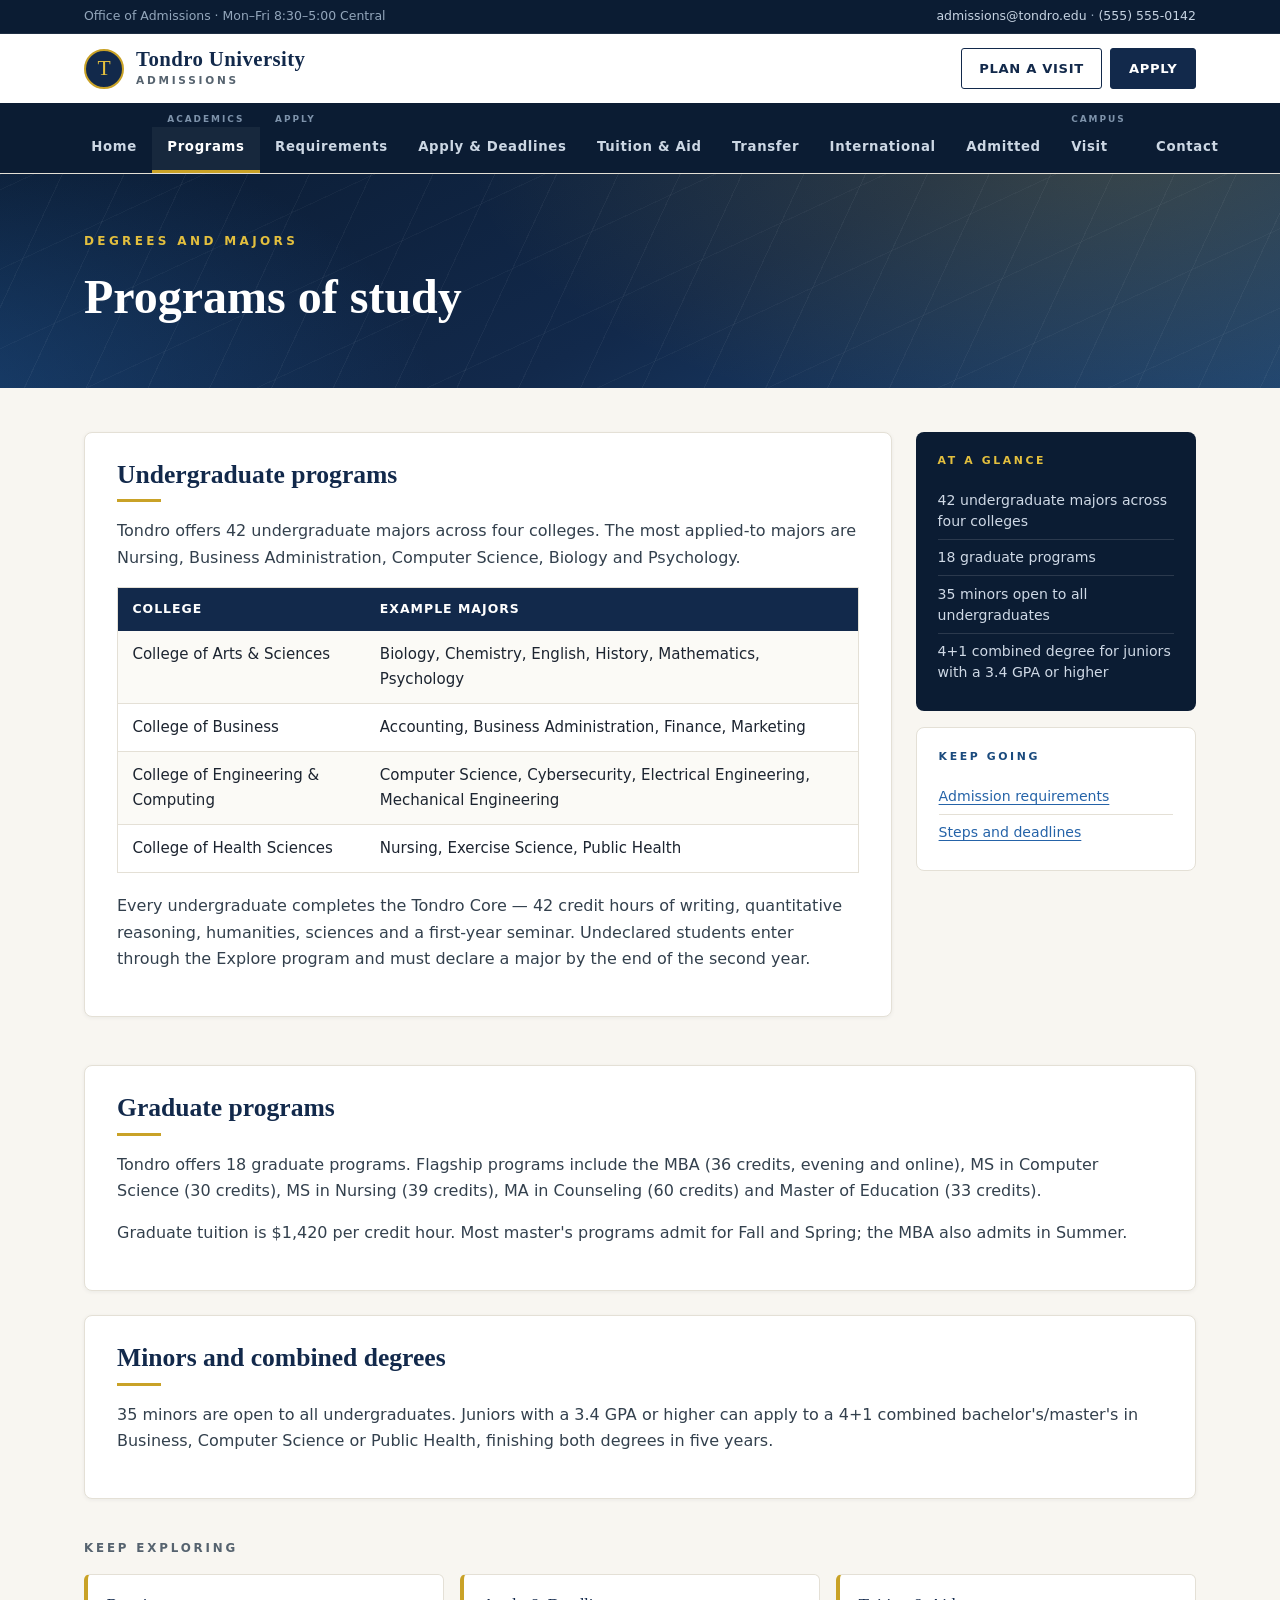
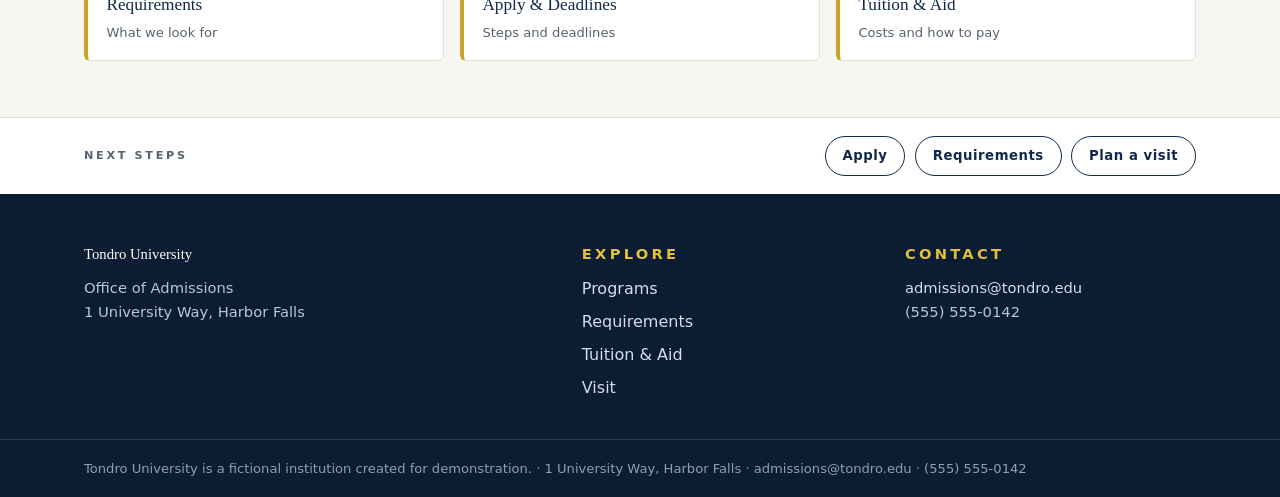
<file: programs.html>
<!DOCTYPE html>
<html lang="en"><head><meta charset="utf-8"><meta name="viewport" content="width=device-width,initial-scale=1">
<meta name="theme-color" content="#0b1c33">
<title>Programs | Tondro University</title><link rel="stylesheet" href="style.css">
<link rel="stylesheet" href="thunder-orb.css"></head>
<body>
<a class="skip-link" href="#main">Skip to main content</a>
<div class="utility-bar"><div class="utility-inner">
<span>Office of Admissions &middot; Mon&ndash;Fri 8:30&ndash;5:00 Central</span>
<span><a href="mailto:admissions@tondro.edu">admissions@tondro.edu</a> &middot; <a href="tel:+15555550142">(555) 555-0142</a></span>
</div></div>
<header class="site-header"><div class="header-inner">
<a class="brand" href="index.html"><span class="brand-mark" aria-hidden="true">T</span>
<span class="brand-text"><span class="brand-name">Tondro University</span><span class="brand-sub">Admissions</span></span></a>
<div class="header-actions"><a class="btn btn-ghost" href="visit.html">Plan a visit</a><a class="btn" href="apply.html">Apply</a>
<details class="menu"><summary aria-label="Open admissions menu">Menu</summary><nav class="menu-panel" aria-label="Admissions menu">
<a href="index.html">Home</a>
<p class="menu-group">Academics</p>
<a href="programs.html" aria-current="page">Programs</a>
<p class="menu-group">Apply</p>
<a href="requirements.html">Requirements</a>
<a href="apply.html">Apply &amp; Deadlines</a>
<a href="tuition.html">Tuition &amp; Aid</a>
<a href="transfer.html">Transfer</a>
<a href="international.html">International</a>
<a href="admitted.html">Admitted</a>
<p class="menu-group">Campus</p>
<a href="visit.html">Visit</a>
<a href="contact.html">Contact</a>
</nav></details></div>
</div>
<nav class="site-nav" aria-label="Admissions"><ul>
<li><a href="index.html">Home</a></li>
<li class="nav-lead"><span class="nav-tag">Academics</span><a href="programs.html" aria-current="page">Programs</a></li>
<li class="nav-lead"><span class="nav-tag">Apply</span><a href="requirements.html">Requirements</a></li>
<li><a href="apply.html">Apply &amp; Deadlines</a></li>
<li><a href="tuition.html">Tuition &amp; Aid</a></li>
<li><a href="transfer.html">Transfer</a></li>
<li><a href="international.html">International</a></li>
<li><a href="admitted.html">Admitted</a></li>
<li class="nav-lead"><span class="nav-tag">Campus</span><a href="visit.html">Visit</a></li>
<li><a href="contact.html">Contact</a></li>
</ul></nav></header>
<main id="main">
<div class="page-hero"><div class="wrap"><p class="kicker">Degrees and majors</p>
<h1>Programs of study</h1></div></div>
<div class="content">
<div class="intro-grid">
<section id="undergraduate" class="panel"><h2>Undergraduate programs</h2>
<p>Tondro offers 42 undergraduate majors across four colleges. The most applied-to majors are Nursing, Business Administration, Computer Science, Biology and Psychology.</p>
<table><tr><th>College</th><th>Example majors</th></tr>
<tr><td>College of Arts &amp; Sciences</td><td>Biology, Chemistry, English, History, Mathematics, Psychology</td></tr>
<tr><td>College of Business</td><td>Accounting, Business Administration, Finance, Marketing</td></tr>
<tr><td>College of Engineering &amp; Computing</td><td>Computer Science, Cybersecurity, Electrical Engineering, Mechanical Engineering</td></tr>
<tr><td>College of Health Sciences</td><td>Nursing, Exercise Science, Public Health</td></tr></table>
<p>Every undergraduate completes the Tondro Core — 42 credit hours of writing, quantitative reasoning, humanities, sciences and a first-year seminar. Undeclared students enter through the Explore program and must declare a major by the end of the second year.</p></section>
<aside class="rail">
<div class="rail-card"><p class="rail-head">At a glance</p>
<ul class="rail-list">
<li>42 undergraduate majors across four colleges</li>
<li>18 graduate programs</li>
<li>35 minors open to all undergraduates</li>
<li>4+1 combined degree for juniors with a 3.4 GPA or higher</li>
</ul></div>
<div class="rail-card light"><p class="rail-head">Keep going</p>
<ul class="rail-list">
<li><a href="requirements.html">Admission requirements</a></li>
<li><a href="apply.html">Steps and deadlines</a></li>
</ul></div>
</aside>
</div>
<section id="graduate" class="panel"><h2>Graduate programs</h2>
<p>Tondro offers 18 graduate programs. Flagship programs include the MBA (36 credits, evening and online), MS in Computer Science (30 credits), MS in Nursing (39 credits), MA in Counseling (60 credits) and Master of Education (33 credits).</p>
<p>Graduate tuition is $1,420 per credit hour. Most master's programs admit for Fall and Spring; the MBA also admits in Summer.</p></section>
<section id="minors" class="panel"><h2>Minors and combined degrees</h2>
<p>35 minors are open to all undergraduates. Juniors with a 3.4 GPA or higher can apply to a 4+1 combined bachelor's/master's in Business, Computer Science or Public Health, finishing both degrees in five years.</p></section>
<p class="related-head">Keep exploring</p>
<nav class="related" aria-label="Related pages">
<a class="related-card" href="requirements.html"><span class="related-title">Requirements</span><span class="related-desc">What we look for</span></a>
<a class="related-card" href="apply.html"><span class="related-title">Apply &amp; Deadlines</span><span class="related-desc">Steps and deadlines</span></a>
<a class="related-card" href="tuition.html"><span class="related-title">Tuition &amp; Aid</span><span class="related-desc">Costs and how to pay</span></a>
</nav>
</div>
</main>
<div class="next-steps"><div class="next-inner">
<span class="next-label">Next steps</span>
<a href="apply.html">Apply</a>
<a href="requirements.html">Requirements</a>
<a href="visit.html">Plan a visit</a>
</div></div>
<footer class="site-footer"><div class="footer-inner">
<div><p class="footer-name">Tondro University</p>
<p>Office of Admissions<br>1 University Way, Harbor Falls</p></div>
<div><p class="footer-head">Explore</p><ul class="footer-links">
<li><a href="programs.html">Programs</a></li>
<li><a href="requirements.html">Requirements</a></li>
<li><a href="tuition.html">Tuition &amp; Aid</a></li>
<li><a href="visit.html">Visit</a></li></ul></div>
<div><p class="footer-head">Contact</p>
<p><a href="mailto:admissions@tondro.edu">admissions@tondro.edu</a><br>(555) 555-0142</p></div>
</div>
<div class="footer-bottom"><p>Tondro University is a fictional institution created for demonstration. &middot; 1 University Way, Harbor Falls &middot; admissions@tondro.edu &middot; (555) 555-0142</p></div>
</footer>
<!-- Thunder chat widget (Agentforce, TONDRO-PDE) -->
<script src="thunder-orb.js"></script>
<!--
  Thunder embedded messaging snippet — TONDRO-PDE.
  Deployment: THU_agentMessagingChannel (EmbeddedServiceDeployment 04Ihk0000001zkb, published)
  Site: ESW_THU_agentMessagingChan_1793110995851 (Live)
  Paste into the host page on https://tondro-consulting.github.io (already allowlisted on the deployment).
  DO NOT host on any other domain without adding it to the deployment's allowed domains.
-->
<script type='text/javascript'>
	function initEmbeddedMessaging() {
		try {
			embeddedservice_bootstrap.settings.language = 'en_US';
			embeddedservice_bootstrap.settings.hideChatButtonOnLoad = true;
			embeddedservice_bootstrap.init(
				'00Dhk000002jQQD',
				'THU_agentMessagingChannel',
				'https://tondroagentforce-dev-ed.develop.my.site.com/ESWTHUagentMess1793110995851',
				{
					scrt2URL: 'https://tondroagentforce-dev-ed.develop.my.salesforce-scrt.com'
				}
			);
		} catch (err) {
			console.error('Error loading Embedded Messaging: ', err);
		}
	};
</script>
<script type='text/javascript' src='https://tondroagentforce-dev-ed.develop.my.site.com/ESWTHUagentMess1793110995851/assets/js/bootstrap.min.js' onload='initEmbeddedMessaging()'></script>
</body></html>
</file>
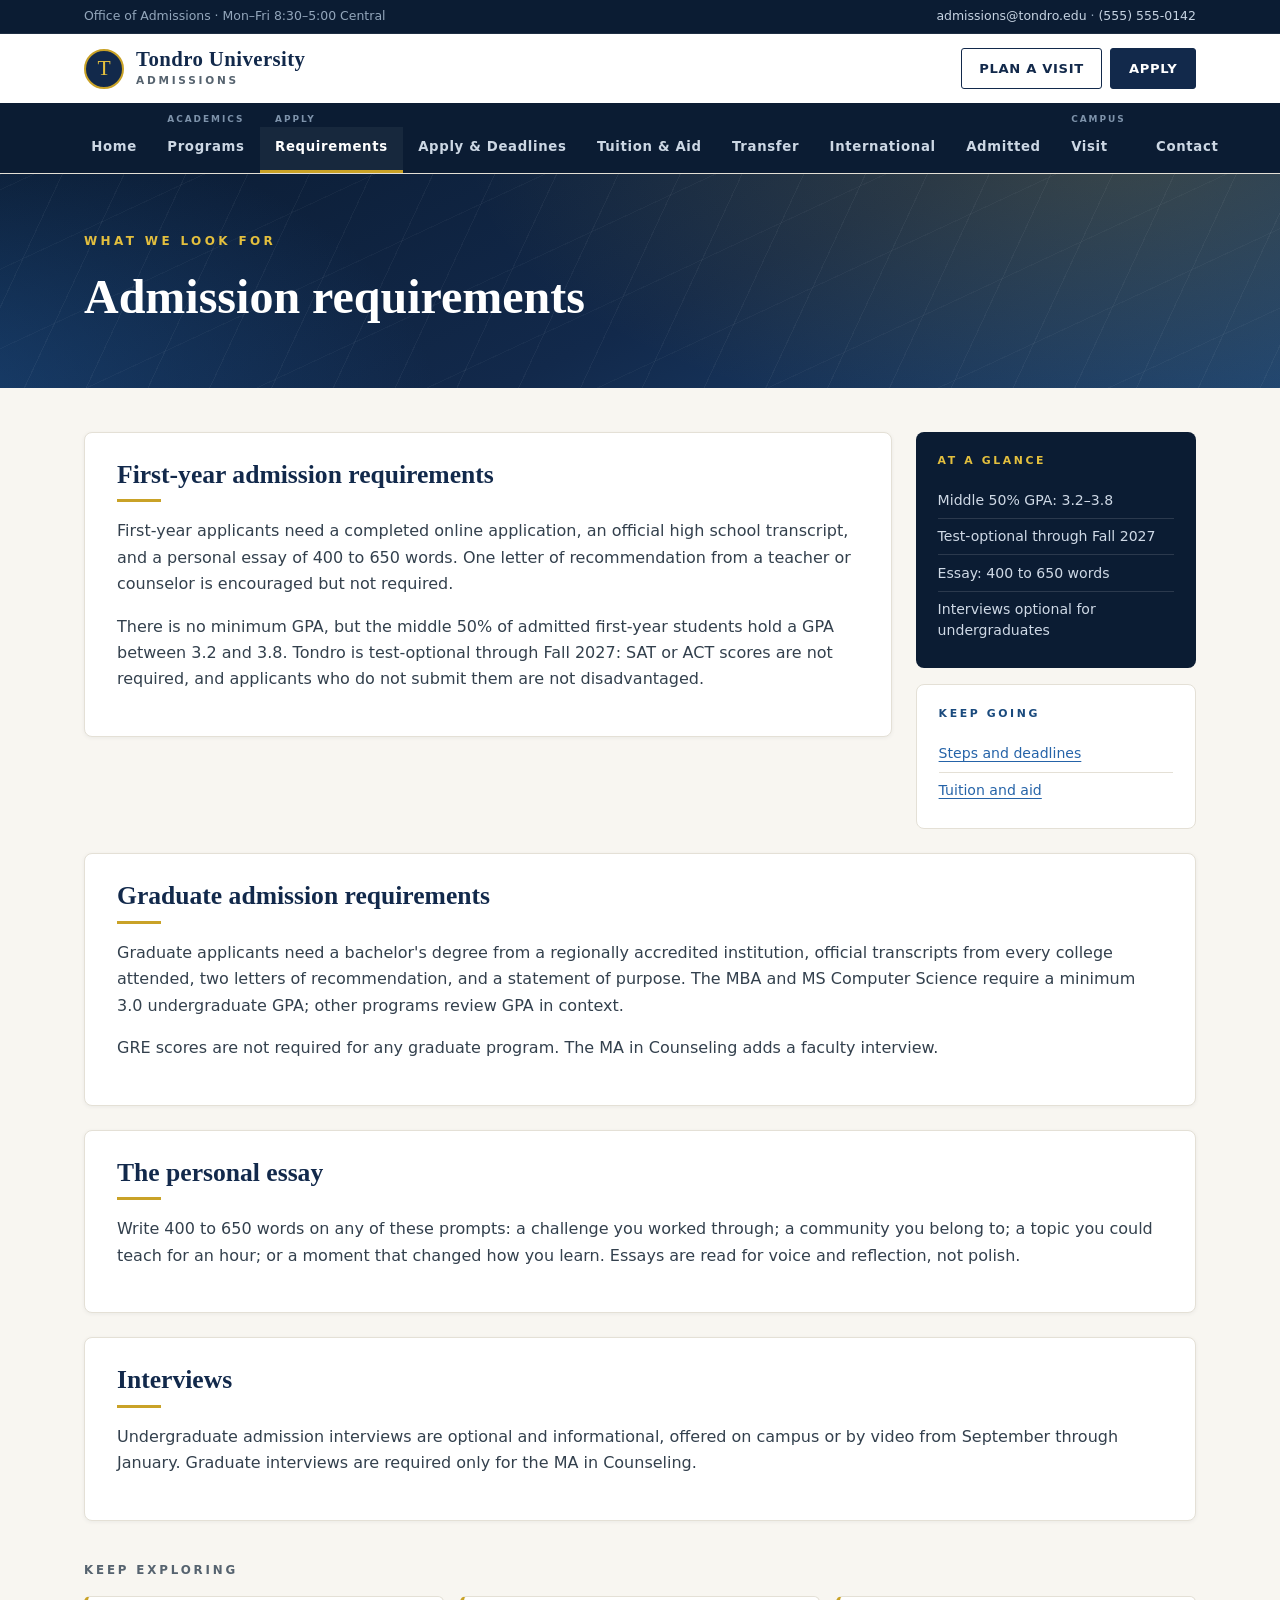
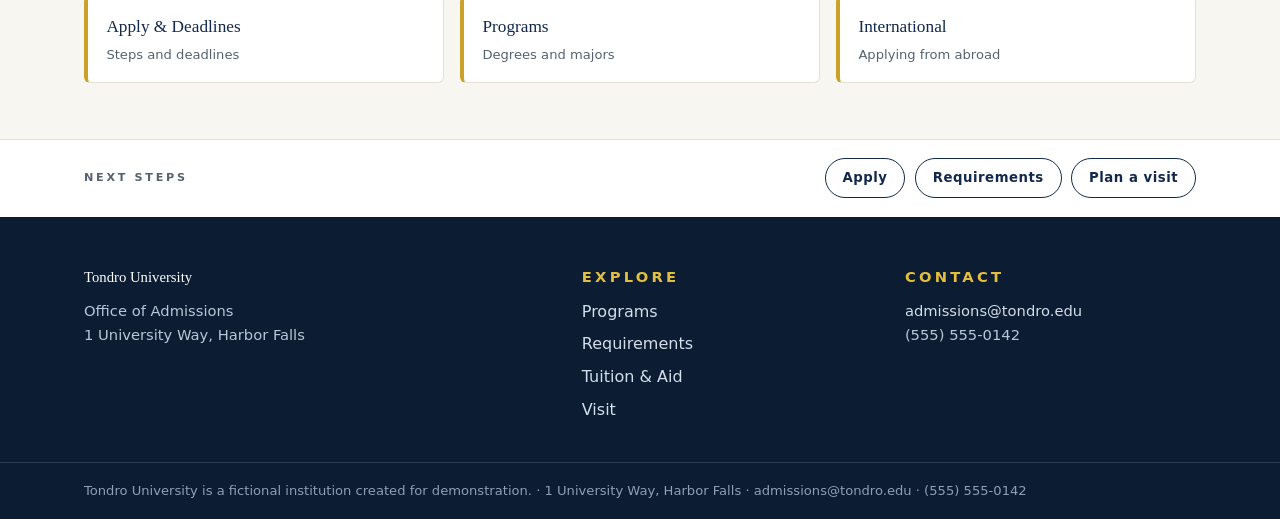
<file: requirements.html>
<!DOCTYPE html>
<html lang="en"><head><meta charset="utf-8"><meta name="viewport" content="width=device-width,initial-scale=1">
<meta name="theme-color" content="#0b1c33">
<title>Admission Requirements | Tondro University</title><link rel="stylesheet" href="style.css">
<link rel="stylesheet" href="thunder-orb.css"></head>
<body>
<a class="skip-link" href="#main">Skip to main content</a>
<div class="utility-bar"><div class="utility-inner">
<span>Office of Admissions &middot; Mon&ndash;Fri 8:30&ndash;5:00 Central</span>
<span><a href="mailto:admissions@tondro.edu">admissions@tondro.edu</a> &middot; <a href="tel:+15555550142">(555) 555-0142</a></span>
</div></div>
<header class="site-header"><div class="header-inner">
<a class="brand" href="index.html"><span class="brand-mark" aria-hidden="true">T</span>
<span class="brand-text"><span class="brand-name">Tondro University</span><span class="brand-sub">Admissions</span></span></a>
<div class="header-actions"><a class="btn btn-ghost" href="visit.html">Plan a visit</a><a class="btn" href="apply.html">Apply</a>
<details class="menu"><summary aria-label="Open admissions menu">Menu</summary><nav class="menu-panel" aria-label="Admissions menu">
<a href="index.html">Home</a>
<p class="menu-group">Academics</p>
<a href="programs.html">Programs</a>
<p class="menu-group">Apply</p>
<a href="requirements.html" aria-current="page">Requirements</a>
<a href="apply.html">Apply &amp; Deadlines</a>
<a href="tuition.html">Tuition &amp; Aid</a>
<a href="transfer.html">Transfer</a>
<a href="international.html">International</a>
<a href="admitted.html">Admitted</a>
<p class="menu-group">Campus</p>
<a href="visit.html">Visit</a>
<a href="contact.html">Contact</a>
</nav></details></div>
</div>
<nav class="site-nav" aria-label="Admissions"><ul>
<li><a href="index.html">Home</a></li>
<li class="nav-lead"><span class="nav-tag">Academics</span><a href="programs.html">Programs</a></li>
<li class="nav-lead"><span class="nav-tag">Apply</span><a href="requirements.html" aria-current="page">Requirements</a></li>
<li><a href="apply.html">Apply &amp; Deadlines</a></li>
<li><a href="tuition.html">Tuition &amp; Aid</a></li>
<li><a href="transfer.html">Transfer</a></li>
<li><a href="international.html">International</a></li>
<li><a href="admitted.html">Admitted</a></li>
<li class="nav-lead"><span class="nav-tag">Campus</span><a href="visit.html">Visit</a></li>
<li><a href="contact.html">Contact</a></li>
</ul></nav></header>
<main id="main">
<div class="page-hero"><div class="wrap"><p class="kicker">What we look for</p>
<h1>Admission requirements</h1></div></div>
<div class="content">
<div class="intro-grid">
<section id="first-year" class="panel"><h2>First-year admission requirements</h2>
<p>First-year applicants need a completed online application, an official high school transcript, and a personal essay of 400 to 650 words. One letter of recommendation from a teacher or counselor is encouraged but not required.</p>
<p>There is no minimum GPA, but the middle 50% of admitted first-year students hold a GPA between 3.2 and 3.8. Tondro is test-optional through Fall 2027: SAT or ACT scores are not required, and applicants who do not submit them are not disadvantaged.</p></section>
<aside class="rail">
<div class="rail-card"><p class="rail-head">At a glance</p>
<ul class="rail-list">
<li>Middle 50% GPA: 3.2&ndash;3.8</li>
<li>Test-optional through Fall 2027</li>
<li>Essay: 400 to 650 words</li>
<li>Interviews optional for undergraduates</li>
</ul></div>
<div class="rail-card light"><p class="rail-head">Keep going</p>
<ul class="rail-list">
<li><a href="apply.html">Steps and deadlines</a></li>
<li><a href="tuition.html">Tuition and aid</a></li>
</ul></div>
</aside>
</div>
<section id="graduate-reqs" class="panel"><h2>Graduate admission requirements</h2>
<p>Graduate applicants need a bachelor's degree from a regionally accredited institution, official transcripts from every college attended, two letters of recommendation, and a statement of purpose. The MBA and MS Computer Science require a minimum 3.0 undergraduate GPA; other programs review GPA in context.</p>
<p>GRE scores are not required for any graduate program. The MA in Counseling adds a faculty interview.</p></section>
<section id="essay" class="panel"><h2>The personal essay</h2>
<p>Write 400 to 650 words on any of these prompts: a challenge you worked through; a community you belong to; a topic you could teach for an hour; or a moment that changed how you learn. Essays are read for voice and reflection, not polish.</p></section>
<section id="interviews" class="panel"><h2>Interviews</h2>
<p>Undergraduate admission interviews are optional and informational, offered on campus or by video from September through January. Graduate interviews are required only for the MA in Counseling.</p></section>
<p class="related-head">Keep exploring</p>
<nav class="related" aria-label="Related pages">
<a class="related-card" href="apply.html"><span class="related-title">Apply &amp; Deadlines</span><span class="related-desc">Steps and deadlines</span></a>
<a class="related-card" href="programs.html"><span class="related-title">Programs</span><span class="related-desc">Degrees and majors</span></a>
<a class="related-card" href="international.html"><span class="related-title">International</span><span class="related-desc">Applying from abroad</span></a>
</nav>
</div>
</main>
<div class="next-steps"><div class="next-inner">
<span class="next-label">Next steps</span>
<a href="apply.html">Apply</a>
<a href="requirements.html">Requirements</a>
<a href="visit.html">Plan a visit</a>
</div></div>
<footer class="site-footer"><div class="footer-inner">
<div><p class="footer-name">Tondro University</p>
<p>Office of Admissions<br>1 University Way, Harbor Falls</p></div>
<div><p class="footer-head">Explore</p><ul class="footer-links">
<li><a href="programs.html">Programs</a></li>
<li><a href="requirements.html">Requirements</a></li>
<li><a href="tuition.html">Tuition &amp; Aid</a></li>
<li><a href="visit.html">Visit</a></li></ul></div>
<div><p class="footer-head">Contact</p>
<p><a href="mailto:admissions@tondro.edu">admissions@tondro.edu</a><br>(555) 555-0142</p></div>
</div>
<div class="footer-bottom"><p>Tondro University is a fictional institution created for demonstration. &middot; 1 University Way, Harbor Falls &middot; admissions@tondro.edu &middot; (555) 555-0142</p></div>
</footer>
<!-- Thunder chat widget (Agentforce, TONDRO-PDE) -->
<script src="thunder-orb.js"></script>
<!--
  Thunder embedded messaging snippet — TONDRO-PDE.
  Deployment: THU_agentMessagingChannel (EmbeddedServiceDeployment 04Ihk0000001zkb, published)
  Site: ESW_THU_agentMessagingChan_1793110995851 (Live)
  Paste into the host page on https://tondro-consulting.github.io (already allowlisted on the deployment).
  DO NOT host on any other domain without adding it to the deployment's allowed domains.
-->
<script type='text/javascript'>
	function initEmbeddedMessaging() {
		try {
			embeddedservice_bootstrap.settings.language = 'en_US';
			embeddedservice_bootstrap.settings.hideChatButtonOnLoad = true;
			embeddedservice_bootstrap.init(
				'00Dhk000002jQQD',
				'THU_agentMessagingChannel',
				'https://tondroagentforce-dev-ed.develop.my.site.com/ESWTHUagentMess1793110995851',
				{
					scrt2URL: 'https://tondroagentforce-dev-ed.develop.my.salesforce-scrt.com'
				}
			);
		} catch (err) {
			console.error('Error loading Embedded Messaging: ', err);
		}
	};
</script>
<script type='text/javascript' src='https://tondroagentforce-dev-ed.develop.my.site.com/ESWTHUagentMess1793110995851/assets/js/bootstrap.min.js' onload='initEmbeddedMessaging()'></script>
</body></html>
</file>
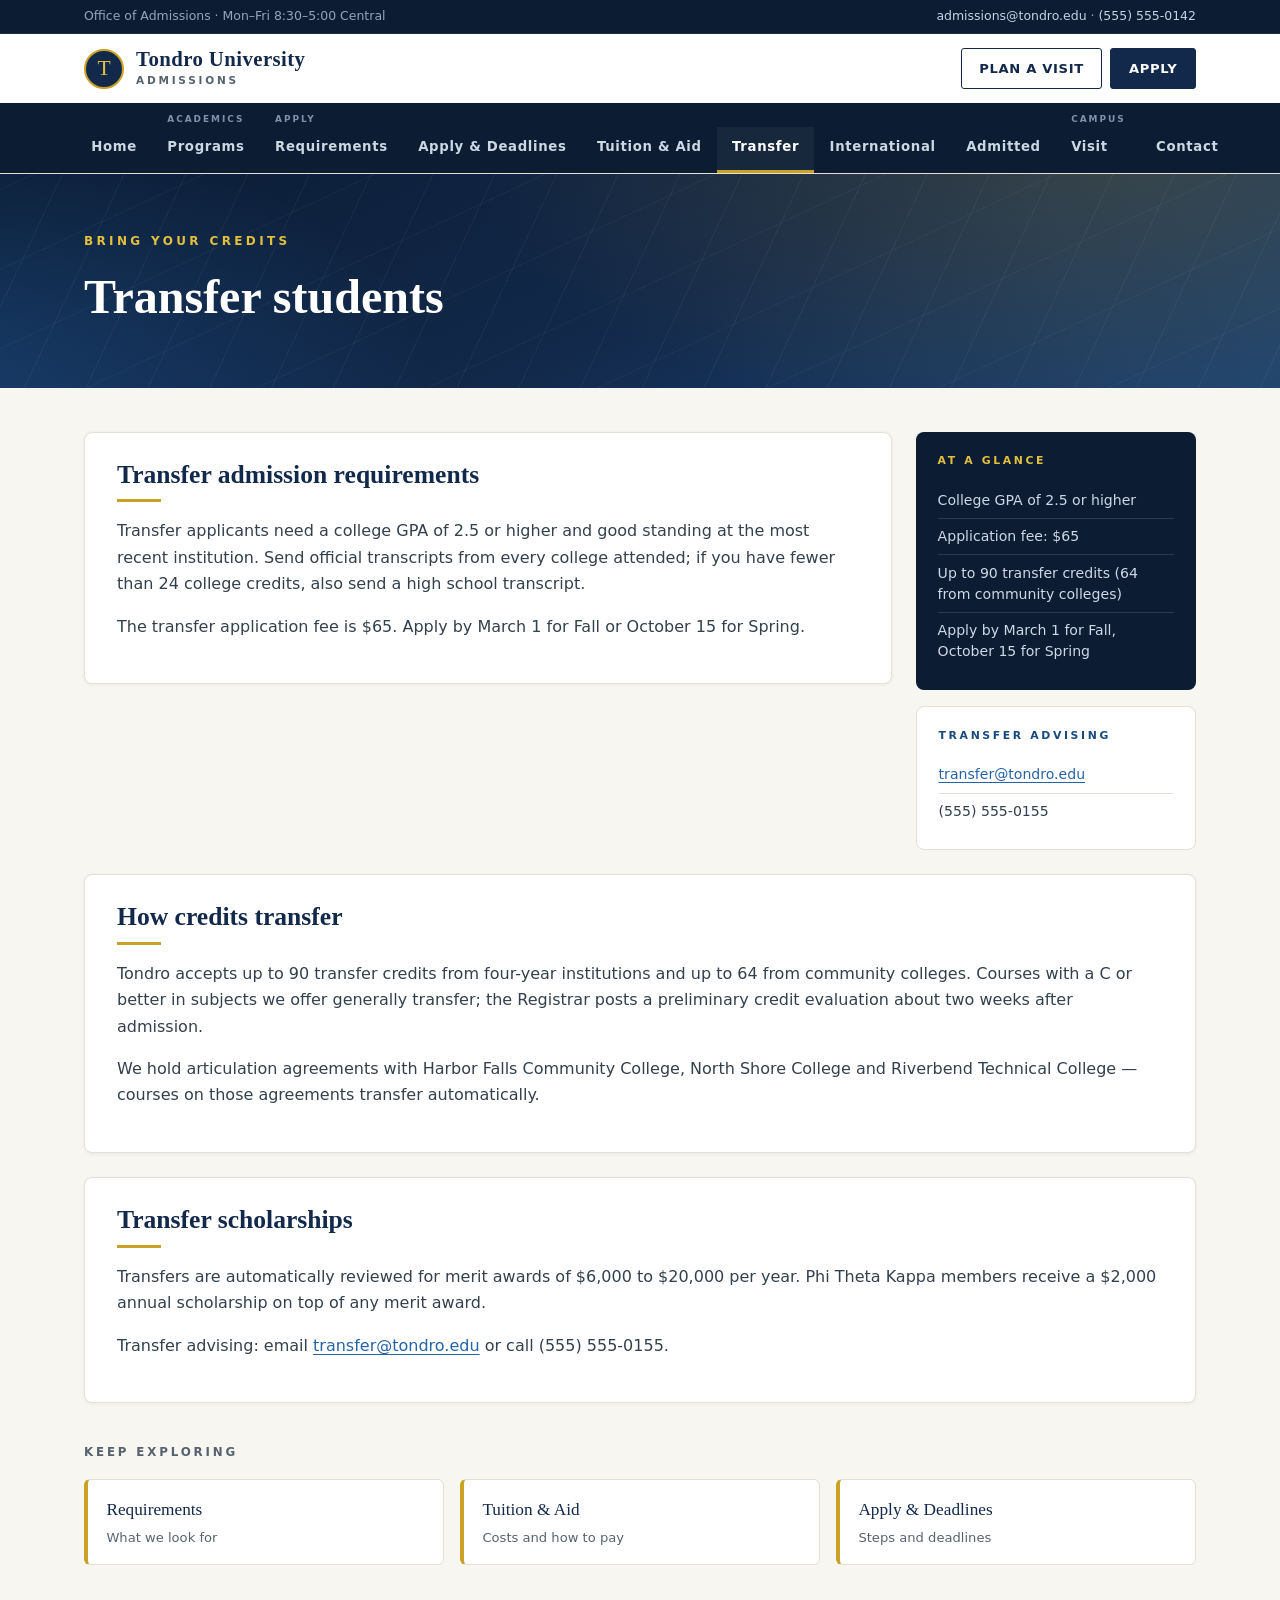
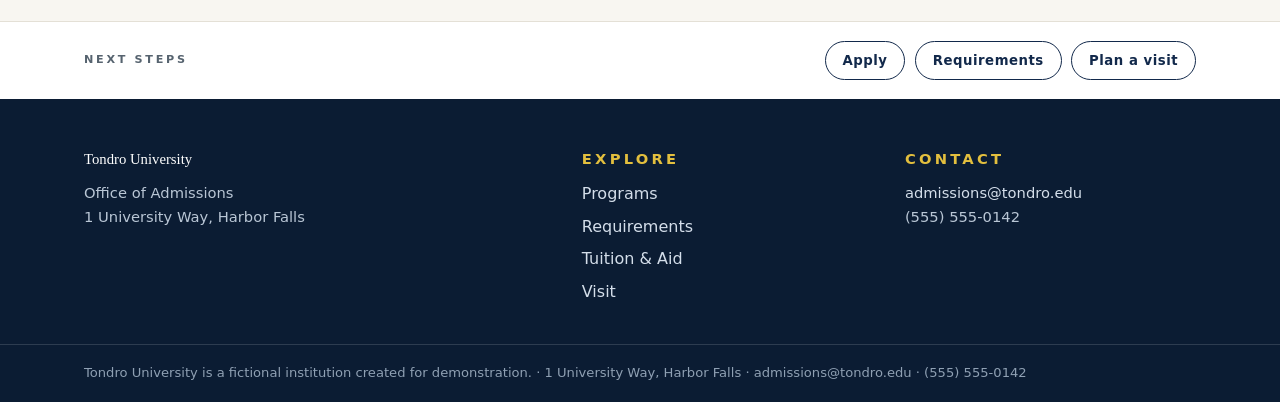
<file: transfer.html>
<!DOCTYPE html>
<html lang="en"><head><meta charset="utf-8"><meta name="viewport" content="width=device-width,initial-scale=1">
<meta name="theme-color" content="#0b1c33">
<title>Transfer Students | Tondro University</title><link rel="stylesheet" href="style.css">
<link rel="stylesheet" href="thunder-orb.css"></head>
<body>
<a class="skip-link" href="#main">Skip to main content</a>
<div class="utility-bar"><div class="utility-inner">
<span>Office of Admissions &middot; Mon&ndash;Fri 8:30&ndash;5:00 Central</span>
<span><a href="mailto:admissions@tondro.edu">admissions@tondro.edu</a> &middot; <a href="tel:+15555550142">(555) 555-0142</a></span>
</div></div>
<header class="site-header"><div class="header-inner">
<a class="brand" href="index.html"><span class="brand-mark" aria-hidden="true">T</span>
<span class="brand-text"><span class="brand-name">Tondro University</span><span class="brand-sub">Admissions</span></span></a>
<div class="header-actions"><a class="btn btn-ghost" href="visit.html">Plan a visit</a><a class="btn" href="apply.html">Apply</a>
<details class="menu"><summary aria-label="Open admissions menu">Menu</summary><nav class="menu-panel" aria-label="Admissions menu">
<a href="index.html">Home</a>
<p class="menu-group">Academics</p>
<a href="programs.html">Programs</a>
<p class="menu-group">Apply</p>
<a href="requirements.html">Requirements</a>
<a href="apply.html">Apply &amp; Deadlines</a>
<a href="tuition.html">Tuition &amp; Aid</a>
<a href="transfer.html" aria-current="page">Transfer</a>
<a href="international.html">International</a>
<a href="admitted.html">Admitted</a>
<p class="menu-group">Campus</p>
<a href="visit.html">Visit</a>
<a href="contact.html">Contact</a>
</nav></details></div>
</div>
<nav class="site-nav" aria-label="Admissions"><ul>
<li><a href="index.html">Home</a></li>
<li class="nav-lead"><span class="nav-tag">Academics</span><a href="programs.html">Programs</a></li>
<li class="nav-lead"><span class="nav-tag">Apply</span><a href="requirements.html">Requirements</a></li>
<li><a href="apply.html">Apply &amp; Deadlines</a></li>
<li><a href="tuition.html">Tuition &amp; Aid</a></li>
<li><a href="transfer.html" aria-current="page">Transfer</a></li>
<li><a href="international.html">International</a></li>
<li><a href="admitted.html">Admitted</a></li>
<li class="nav-lead"><span class="nav-tag">Campus</span><a href="visit.html">Visit</a></li>
<li><a href="contact.html">Contact</a></li>
</ul></nav></header>
<main id="main">
<div class="page-hero"><div class="wrap"><p class="kicker">Bring your credits</p>
<h1>Transfer students</h1></div></div>
<div class="content">
<div class="intro-grid">
<section id="transfer-reqs" class="panel"><h2>Transfer admission requirements</h2>
<p>Transfer applicants need a college GPA of 2.5 or higher and good standing at the most recent institution. Send official transcripts from every college attended; if you have fewer than 24 college credits, also send a high school transcript.</p>
<p>The transfer application fee is $65. Apply by March 1 for Fall or October 15 for Spring.</p></section>
<aside class="rail">
<div class="rail-card"><p class="rail-head">At a glance</p>
<ul class="rail-list">
<li>College GPA of 2.5 or higher</li>
<li>Application fee: $65</li>
<li>Up to 90 transfer credits (64 from community colleges)</li>
<li>Apply by March 1 for Fall, October 15 for Spring</li>
</ul></div>
<div class="rail-card light"><p class="rail-head">Transfer advising</p>
<ul class="rail-list">
<li><a href="mailto:transfer@tondro.edu">transfer@tondro.edu</a></li>
<li>(555) 555-0155</li>
</ul></div>
</aside>
</div>
<section id="credit" class="panel"><h2>How credits transfer</h2>
<p>Tondro accepts up to 90 transfer credits from four-year institutions and up to 64 from community colleges. Courses with a C or better in subjects we offer generally transfer; the Registrar posts a preliminary credit evaluation about two weeks after admission.</p>
<p>We hold articulation agreements with Harbor Falls Community College, North Shore College and Riverbend Technical College — courses on those agreements transfer automatically.</p></section>
<section id="transfer-aid" class="panel"><h2>Transfer scholarships</h2>
<p>Transfers are automatically reviewed for merit awards of $6,000 to $20,000 per year. Phi Theta Kappa members receive a $2,000 annual scholarship on top of any merit award.</p>
<p>Transfer advising: email <a href="mailto:transfer@tondro.edu">transfer@tondro.edu</a> or call (555) 555-0155.</p></section>
<p class="related-head">Keep exploring</p>
<nav class="related" aria-label="Related pages">
<a class="related-card" href="requirements.html"><span class="related-title">Requirements</span><span class="related-desc">What we look for</span></a>
<a class="related-card" href="tuition.html"><span class="related-title">Tuition &amp; Aid</span><span class="related-desc">Costs and how to pay</span></a>
<a class="related-card" href="apply.html"><span class="related-title">Apply &amp; Deadlines</span><span class="related-desc">Steps and deadlines</span></a>
</nav>
</div>
</main>
<div class="next-steps"><div class="next-inner">
<span class="next-label">Next steps</span>
<a href="apply.html">Apply</a>
<a href="requirements.html">Requirements</a>
<a href="visit.html">Plan a visit</a>
</div></div>
<footer class="site-footer"><div class="footer-inner">
<div><p class="footer-name">Tondro University</p>
<p>Office of Admissions<br>1 University Way, Harbor Falls</p></div>
<div><p class="footer-head">Explore</p><ul class="footer-links">
<li><a href="programs.html">Programs</a></li>
<li><a href="requirements.html">Requirements</a></li>
<li><a href="tuition.html">Tuition &amp; Aid</a></li>
<li><a href="visit.html">Visit</a></li></ul></div>
<div><p class="footer-head">Contact</p>
<p><a href="mailto:admissions@tondro.edu">admissions@tondro.edu</a><br>(555) 555-0142</p></div>
</div>
<div class="footer-bottom"><p>Tondro University is a fictional institution created for demonstration. &middot; 1 University Way, Harbor Falls &middot; admissions@tondro.edu &middot; (555) 555-0142</p></div>
</footer>
<!-- Thunder chat widget (Agentforce, TONDRO-PDE) -->
<script src="thunder-orb.js"></script>
<!--
  Thunder embedded messaging snippet — TONDRO-PDE.
  Deployment: THU_agentMessagingChannel (EmbeddedServiceDeployment 04Ihk0000001zkb, published)
  Site: ESW_THU_agentMessagingChan_1793110995851 (Live)
  Paste into the host page on https://tondro-consulting.github.io (already allowlisted on the deployment).
  DO NOT host on any other domain without adding it to the deployment's allowed domains.
-->
<script type='text/javascript'>
	function initEmbeddedMessaging() {
		try {
			embeddedservice_bootstrap.settings.language = 'en_US';
			embeddedservice_bootstrap.settings.hideChatButtonOnLoad = true;
			embeddedservice_bootstrap.init(
				'00Dhk000002jQQD',
				'THU_agentMessagingChannel',
				'https://tondroagentforce-dev-ed.develop.my.site.com/ESWTHUagentMess1793110995851',
				{
					scrt2URL: 'https://tondroagentforce-dev-ed.develop.my.salesforce-scrt.com'
				}
			);
		} catch (err) {
			console.error('Error loading Embedded Messaging: ', err);
		}
	};
</script>
<script type='text/javascript' src='https://tondroagentforce-dev-ed.develop.my.site.com/ESWTHUagentMess1793110995851/assets/js/bootstrap.min.js' onload='initEmbeddedMessaging()'></script>
</body></html>
</file>
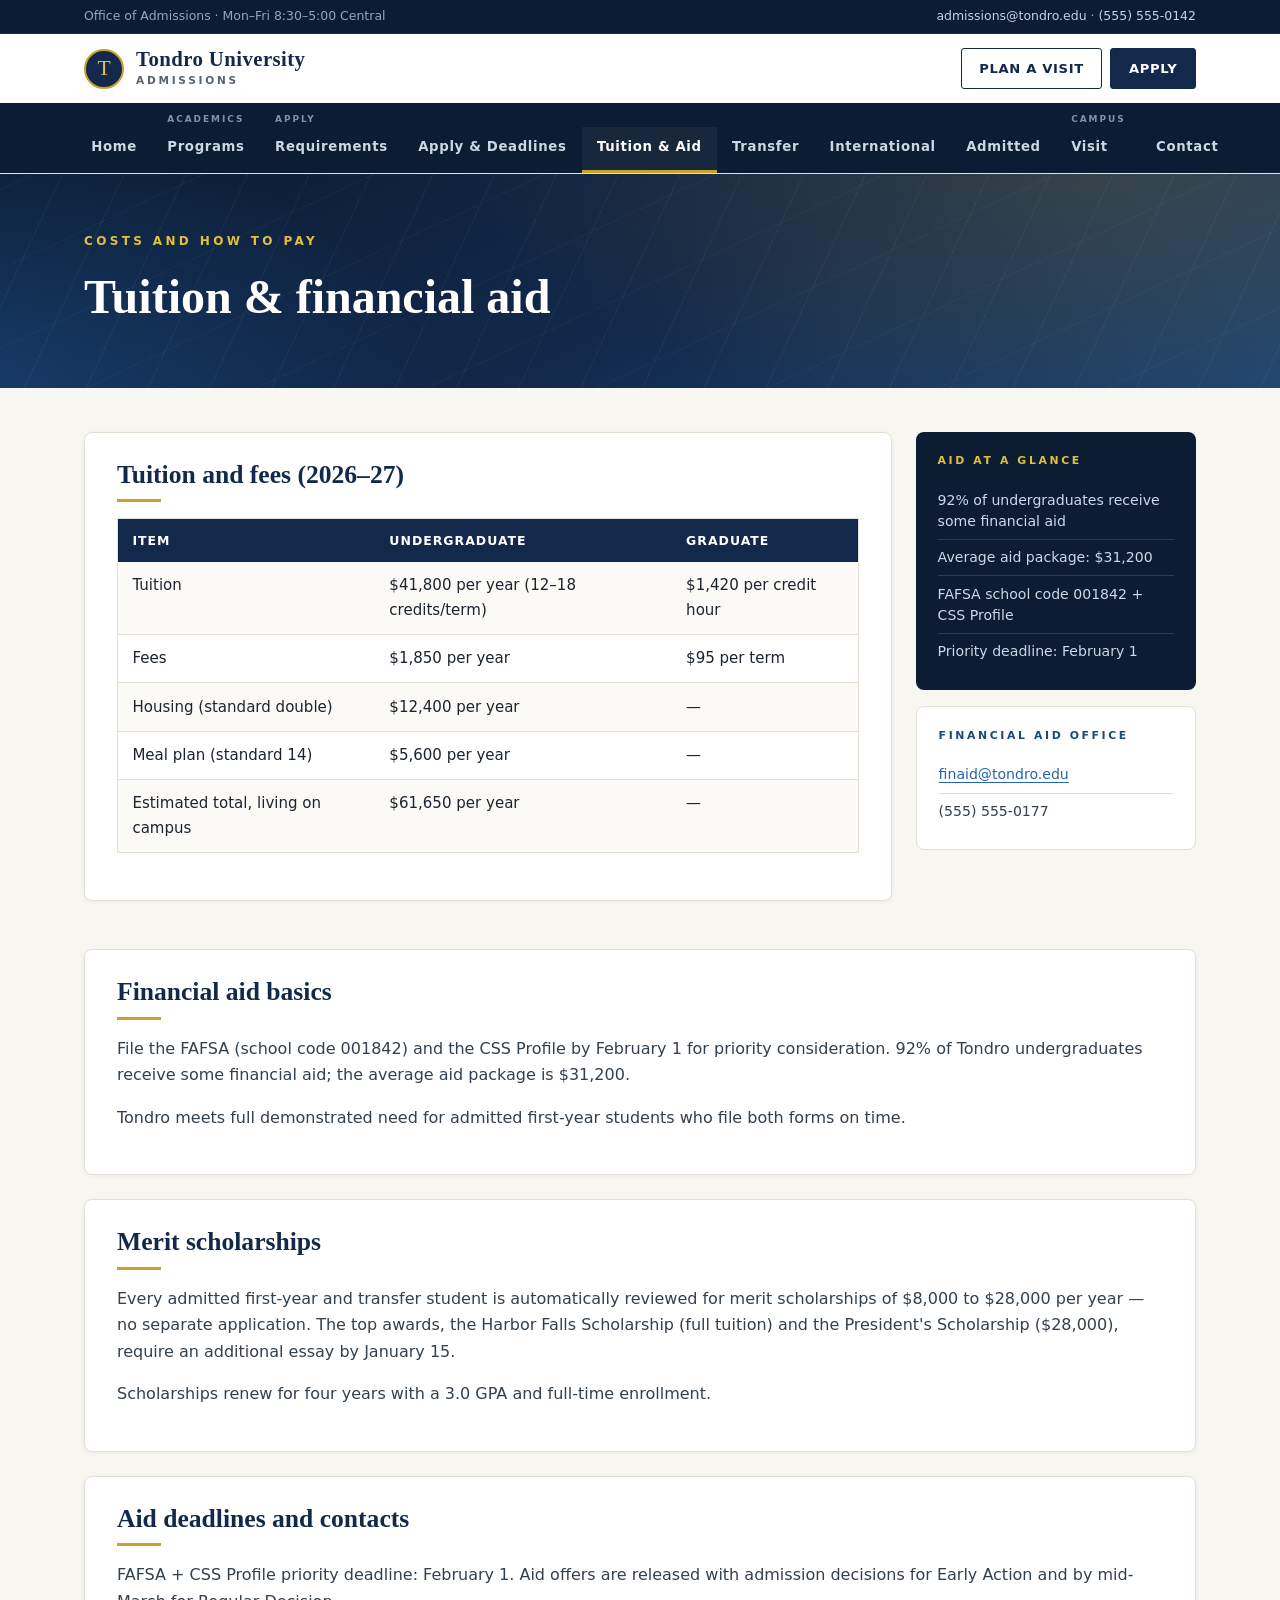
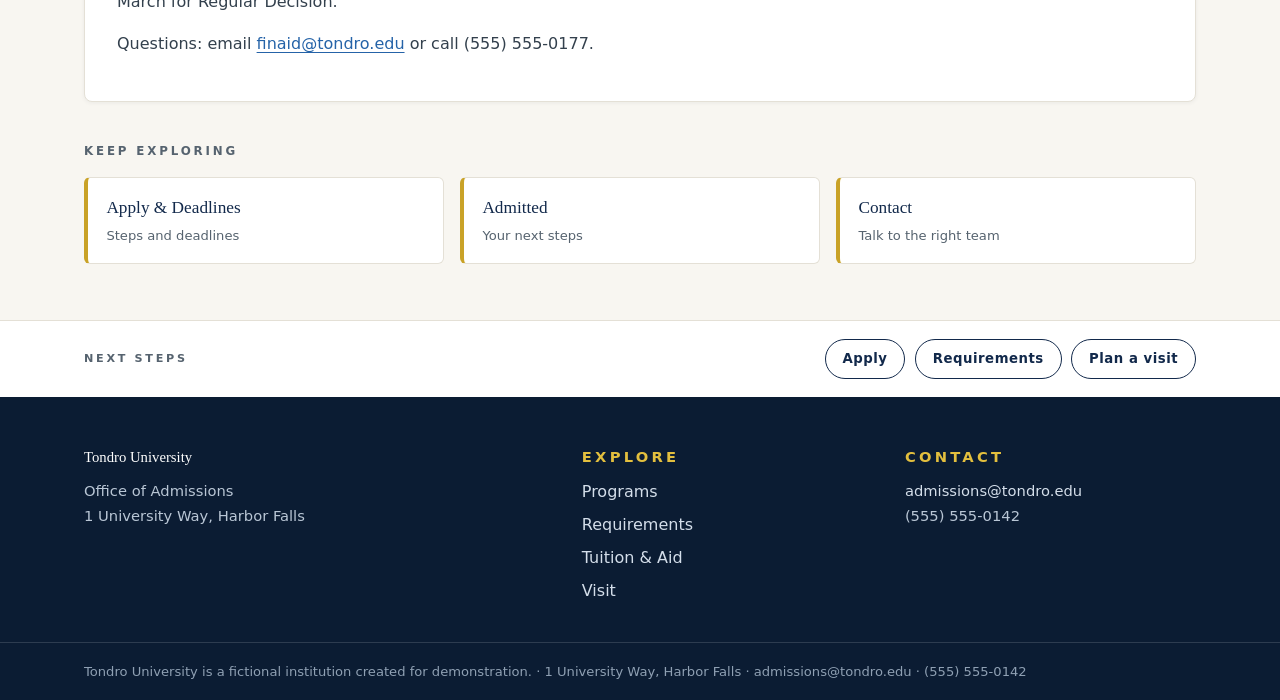
<file: tuition.html>
<!DOCTYPE html>
<html lang="en"><head><meta charset="utf-8"><meta name="viewport" content="width=device-width,initial-scale=1">
<meta name="theme-color" content="#0b1c33">
<title>Tuition & Financial Aid | Tondro University</title><link rel="stylesheet" href="style.css">
<link rel="stylesheet" href="thunder-orb.css"></head>
<body>
<a class="skip-link" href="#main">Skip to main content</a>
<div class="utility-bar"><div class="utility-inner">
<span>Office of Admissions &middot; Mon&ndash;Fri 8:30&ndash;5:00 Central</span>
<span><a href="mailto:admissions@tondro.edu">admissions@tondro.edu</a> &middot; <a href="tel:+15555550142">(555) 555-0142</a></span>
</div></div>
<header class="site-header"><div class="header-inner">
<a class="brand" href="index.html"><span class="brand-mark" aria-hidden="true">T</span>
<span class="brand-text"><span class="brand-name">Tondro University</span><span class="brand-sub">Admissions</span></span></a>
<div class="header-actions"><a class="btn btn-ghost" href="visit.html">Plan a visit</a><a class="btn" href="apply.html">Apply</a>
<details class="menu"><summary aria-label="Open admissions menu">Menu</summary><nav class="menu-panel" aria-label="Admissions menu">
<a href="index.html">Home</a>
<p class="menu-group">Academics</p>
<a href="programs.html">Programs</a>
<p class="menu-group">Apply</p>
<a href="requirements.html">Requirements</a>
<a href="apply.html">Apply &amp; Deadlines</a>
<a href="tuition.html" aria-current="page">Tuition &amp; Aid</a>
<a href="transfer.html">Transfer</a>
<a href="international.html">International</a>
<a href="admitted.html">Admitted</a>
<p class="menu-group">Campus</p>
<a href="visit.html">Visit</a>
<a href="contact.html">Contact</a>
</nav></details></div>
</div>
<nav class="site-nav" aria-label="Admissions"><ul>
<li><a href="index.html">Home</a></li>
<li class="nav-lead"><span class="nav-tag">Academics</span><a href="programs.html">Programs</a></li>
<li class="nav-lead"><span class="nav-tag">Apply</span><a href="requirements.html">Requirements</a></li>
<li><a href="apply.html">Apply &amp; Deadlines</a></li>
<li><a href="tuition.html" aria-current="page">Tuition &amp; Aid</a></li>
<li><a href="transfer.html">Transfer</a></li>
<li><a href="international.html">International</a></li>
<li><a href="admitted.html">Admitted</a></li>
<li class="nav-lead"><span class="nav-tag">Campus</span><a href="visit.html">Visit</a></li>
<li><a href="contact.html">Contact</a></li>
</ul></nav></header>
<main id="main">
<div class="page-hero"><div class="wrap"><p class="kicker">Costs and how to pay</p>
<h1>Tuition &amp; financial aid</h1></div></div>
<div class="content">
<div class="intro-grid">
<section id="costs" class="panel"><h2>Tuition and fees (2026–27)</h2>
<table><tr><th>Item</th><th>Undergraduate</th><th>Graduate</th></tr>
<tr><td>Tuition</td><td>$41,800 per year (12–18 credits/term)</td><td>$1,420 per credit hour</td></tr>
<tr><td>Fees</td><td>$1,850 per year</td><td>$95 per term</td></tr>
<tr><td>Housing (standard double)</td><td>$12,400 per year</td><td>—</td></tr>
<tr><td>Meal plan (standard 14)</td><td>$5,600 per year</td><td>—</td></tr>
<tr><td>Estimated total, living on campus</td><td>$61,650 per year</td><td>—</td></tr></table></section>
<aside class="rail">
<div class="rail-card"><p class="rail-head">Aid at a glance</p>
<ul class="rail-list">
<li>92% of undergraduates receive some financial aid</li>
<li>Average aid package: $31,200</li>
<li>FAFSA school code 001842 + CSS Profile</li>
<li>Priority deadline: February 1</li>
</ul></div>
<div class="rail-card light"><p class="rail-head">Financial Aid office</p>
<ul class="rail-list">
<li><a href="mailto:finaid@tondro.edu">finaid@tondro.edu</a></li>
<li>(555) 555-0177</li>
</ul></div>
</aside>
</div>
<section id="aid" class="panel"><h2>Financial aid basics</h2>
<p>File the FAFSA (school code 001842) and the CSS Profile by February 1 for priority consideration. 92% of Tondro undergraduates receive some financial aid; the average aid package is $31,200.</p>
<p>Tondro meets full demonstrated need for admitted first-year students who file both forms on time.</p></section>
<section id="scholarships" class="panel"><h2>Merit scholarships</h2>
<p>Every admitted first-year and transfer student is automatically reviewed for merit scholarships of $8,000 to $28,000 per year — no separate application. The top awards, the Harbor Falls Scholarship (full tuition) and the President's Scholarship ($28,000), require an additional essay by January 15.</p>
<p>Scholarships renew for four years with a 3.0 GPA and full-time enrollment.</p></section>
<section id="deadlines-aid" class="panel"><h2>Aid deadlines and contacts</h2>
<p>FAFSA + CSS Profile priority deadline: February 1. Aid offers are released with admission decisions for Early Action and by mid-March for Regular Decision.</p>
<p>Questions: email <a href="mailto:finaid@tondro.edu">finaid@tondro.edu</a> or call (555) 555-0177.</p></section>
<p class="related-head">Keep exploring</p>
<nav class="related" aria-label="Related pages">
<a class="related-card" href="apply.html"><span class="related-title">Apply &amp; Deadlines</span><span class="related-desc">Steps and deadlines</span></a>
<a class="related-card" href="admitted.html"><span class="related-title">Admitted</span><span class="related-desc">Your next steps</span></a>
<a class="related-card" href="contact.html"><span class="related-title">Contact</span><span class="related-desc">Talk to the right team</span></a>
</nav>
</div>
</main>
<div class="next-steps"><div class="next-inner">
<span class="next-label">Next steps</span>
<a href="apply.html">Apply</a>
<a href="requirements.html">Requirements</a>
<a href="visit.html">Plan a visit</a>
</div></div>
<footer class="site-footer"><div class="footer-inner">
<div><p class="footer-name">Tondro University</p>
<p>Office of Admissions<br>1 University Way, Harbor Falls</p></div>
<div><p class="footer-head">Explore</p><ul class="footer-links">
<li><a href="programs.html">Programs</a></li>
<li><a href="requirements.html">Requirements</a></li>
<li><a href="tuition.html">Tuition &amp; Aid</a></li>
<li><a href="visit.html">Visit</a></li></ul></div>
<div><p class="footer-head">Contact</p>
<p><a href="mailto:admissions@tondro.edu">admissions@tondro.edu</a><br>(555) 555-0142</p></div>
</div>
<div class="footer-bottom"><p>Tondro University is a fictional institution created for demonstration. &middot; 1 University Way, Harbor Falls &middot; admissions@tondro.edu &middot; (555) 555-0142</p></div>
</footer>
<!-- Thunder chat widget (Agentforce, TONDRO-PDE) -->
<script src="thunder-orb.js"></script>
<!--
  Thunder embedded messaging snippet — TONDRO-PDE.
  Deployment: THU_agentMessagingChannel (EmbeddedServiceDeployment 04Ihk0000001zkb, published)
  Site: ESW_THU_agentMessagingChan_1793110995851 (Live)
  Paste into the host page on https://tondro-consulting.github.io (already allowlisted on the deployment).
  DO NOT host on any other domain without adding it to the deployment's allowed domains.
-->
<script type='text/javascript'>
	function initEmbeddedMessaging() {
		try {
			embeddedservice_bootstrap.settings.language = 'en_US';
			embeddedservice_bootstrap.settings.hideChatButtonOnLoad = true;
			embeddedservice_bootstrap.init(
				'00Dhk000002jQQD',
				'THU_agentMessagingChannel',
				'https://tondroagentforce-dev-ed.develop.my.site.com/ESWTHUagentMess1793110995851',
				{
					scrt2URL: 'https://tondroagentforce-dev-ed.develop.my.salesforce-scrt.com'
				}
			);
		} catch (err) {
			console.error('Error loading Embedded Messaging: ', err);
		}
	};
</script>
<script type='text/javascript' src='https://tondroagentforce-dev-ed.develop.my.site.com/ESWTHUagentMess1793110995851/assets/js/bootstrap.min.js' onload='initEmbeddedMessaging()'></script>
</body></html>
</file>
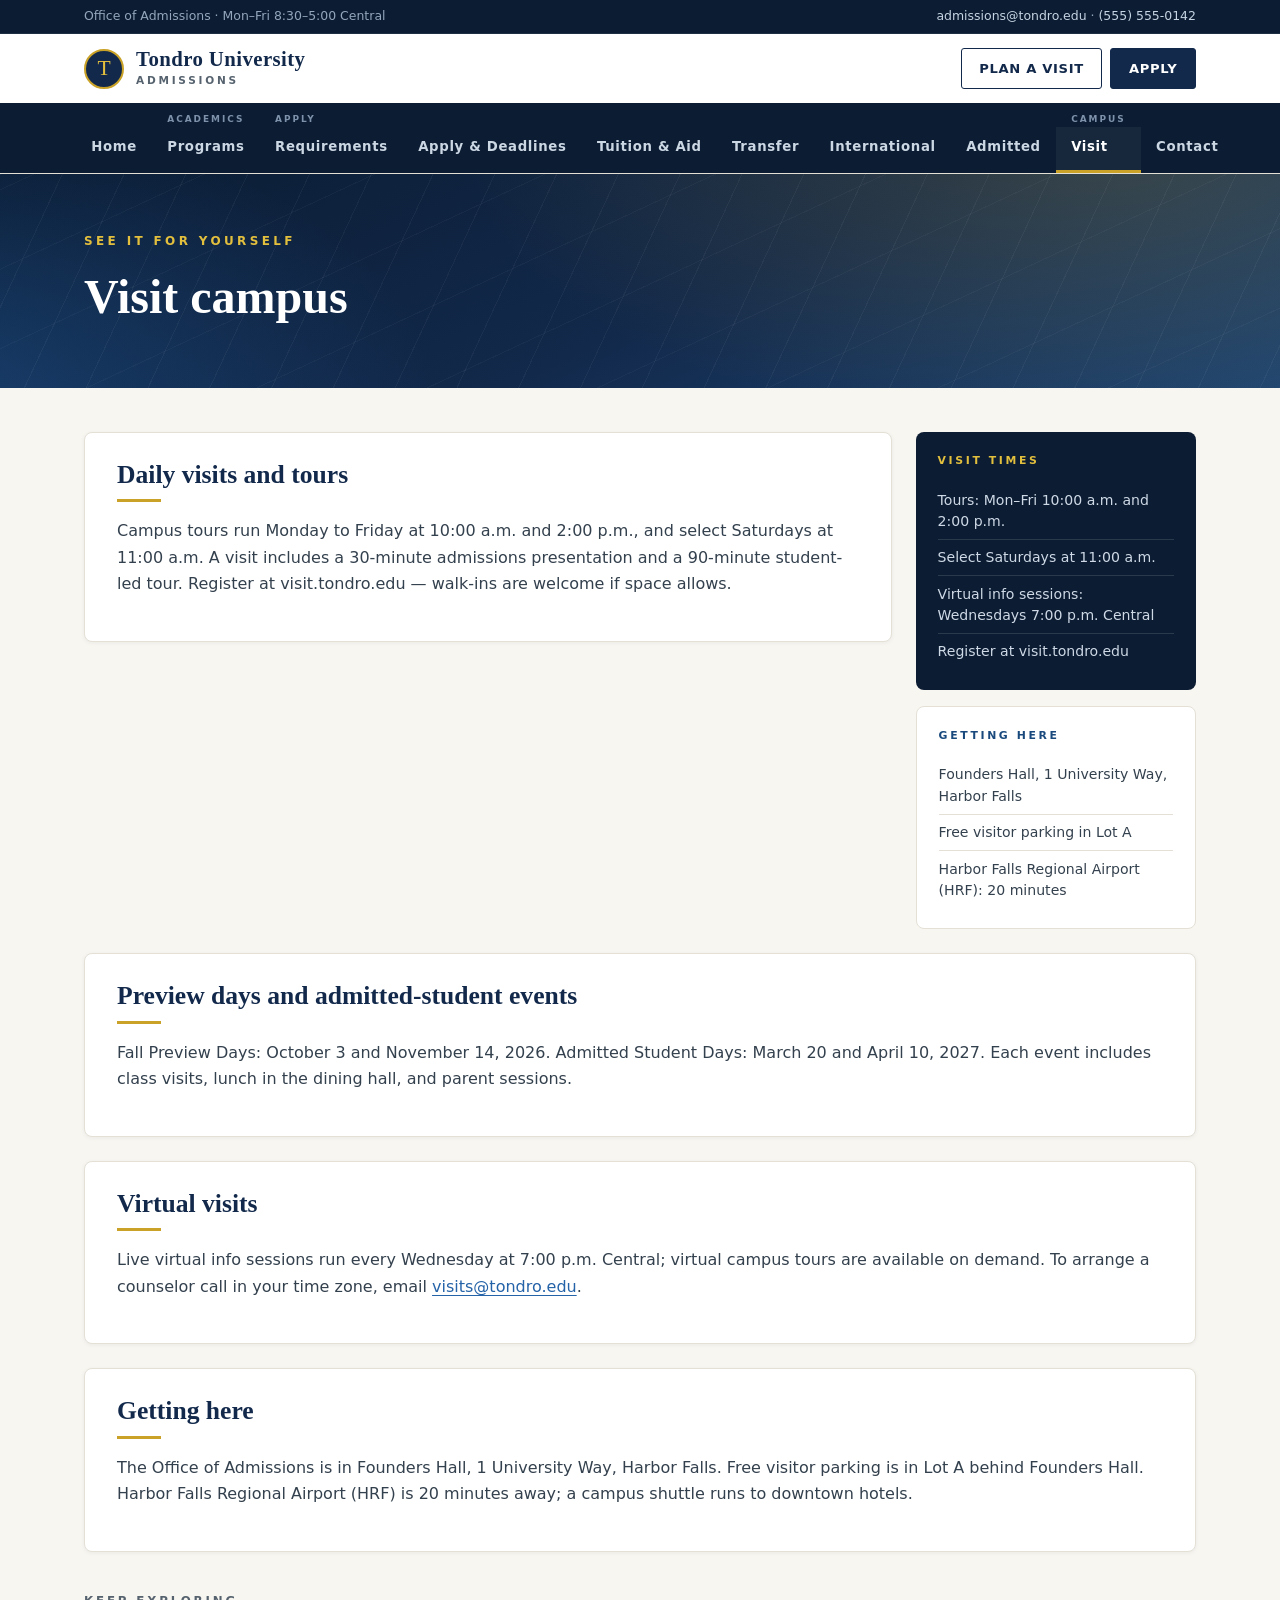
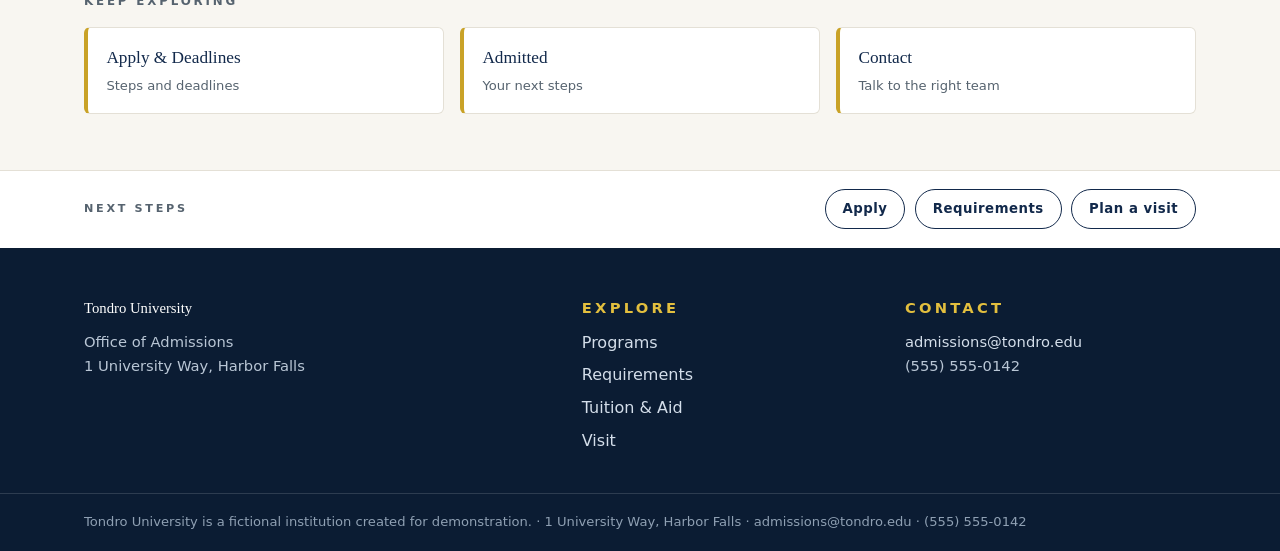
<file: visit.html>
<!DOCTYPE html>
<html lang="en"><head><meta charset="utf-8"><meta name="viewport" content="width=device-width,initial-scale=1">
<meta name="theme-color" content="#0b1c33">
<title>Visit Campus | Tondro University</title><link rel="stylesheet" href="style.css">
<link rel="stylesheet" href="thunder-orb.css"></head>
<body>
<a class="skip-link" href="#main">Skip to main content</a>
<div class="utility-bar"><div class="utility-inner">
<span>Office of Admissions &middot; Mon&ndash;Fri 8:30&ndash;5:00 Central</span>
<span><a href="mailto:admissions@tondro.edu">admissions@tondro.edu</a> &middot; <a href="tel:+15555550142">(555) 555-0142</a></span>
</div></div>
<header class="site-header"><div class="header-inner">
<a class="brand" href="index.html"><span class="brand-mark" aria-hidden="true">T</span>
<span class="brand-text"><span class="brand-name">Tondro University</span><span class="brand-sub">Admissions</span></span></a>
<div class="header-actions"><a class="btn btn-ghost" href="visit.html">Plan a visit</a><a class="btn" href="apply.html">Apply</a>
<details class="menu"><summary aria-label="Open admissions menu">Menu</summary><nav class="menu-panel" aria-label="Admissions menu">
<a href="index.html">Home</a>
<p class="menu-group">Academics</p>
<a href="programs.html">Programs</a>
<p class="menu-group">Apply</p>
<a href="requirements.html">Requirements</a>
<a href="apply.html">Apply &amp; Deadlines</a>
<a href="tuition.html">Tuition &amp; Aid</a>
<a href="transfer.html">Transfer</a>
<a href="international.html">International</a>
<a href="admitted.html">Admitted</a>
<p class="menu-group">Campus</p>
<a href="visit.html" aria-current="page">Visit</a>
<a href="contact.html">Contact</a>
</nav></details></div>
</div>
<nav class="site-nav" aria-label="Admissions"><ul>
<li><a href="index.html">Home</a></li>
<li class="nav-lead"><span class="nav-tag">Academics</span><a href="programs.html">Programs</a></li>
<li class="nav-lead"><span class="nav-tag">Apply</span><a href="requirements.html">Requirements</a></li>
<li><a href="apply.html">Apply &amp; Deadlines</a></li>
<li><a href="tuition.html">Tuition &amp; Aid</a></li>
<li><a href="transfer.html">Transfer</a></li>
<li><a href="international.html">International</a></li>
<li><a href="admitted.html">Admitted</a></li>
<li class="nav-lead"><span class="nav-tag">Campus</span><a href="visit.html" aria-current="page">Visit</a></li>
<li><a href="contact.html">Contact</a></li>
</ul></nav></header>
<main id="main">
<div class="page-hero"><div class="wrap"><p class="kicker">See it for yourself</p>
<h1>Visit campus</h1></div></div>
<div class="content">
<div class="intro-grid">
<section id="tours" class="panel"><h2>Daily visits and tours</h2>
<p>Campus tours run Monday to Friday at 10:00 a.m. and 2:00 p.m., and select Saturdays at 11:00 a.m. A visit includes a 30-minute admissions presentation and a 90-minute student-led tour. Register at visit.tondro.edu — walk-ins are welcome if space allows.</p></section>
<aside class="rail">
<div class="rail-card"><p class="rail-head">Visit times</p>
<ul class="rail-list">
<li>Tours: Mon&ndash;Fri 10:00 a.m. and 2:00 p.m.</li>
<li>Select Saturdays at 11:00 a.m.</li>
<li>Virtual info sessions: Wednesdays 7:00 p.m. Central</li>
<li>Register at visit.tondro.edu</li>
</ul></div>
<div class="rail-card light"><p class="rail-head">Getting here</p>
<ul class="rail-list">
<li>Founders Hall, 1 University Way, Harbor Falls</li>
<li>Free visitor parking in Lot A</li>
<li>Harbor Falls Regional Airport (HRF): 20 minutes</li>
</ul></div>
</aside>
</div>
<section id="events" class="panel"><h2>Preview days and admitted-student events</h2>
<p>Fall Preview Days: October 3 and November 14, 2026. Admitted Student Days: March 20 and April 10, 2027. Each event includes class visits, lunch in the dining hall, and parent sessions.</p></section>
<section id="virtual" class="panel"><h2>Virtual visits</h2>
<p>Live virtual info sessions run every Wednesday at 7:00 p.m. Central; virtual campus tours are available on demand. To arrange a counselor call in your time zone, email <a href="mailto:visits@tondro.edu">visits@tondro.edu</a>.</p></section>
<section id="getting-here" class="panel"><h2>Getting here</h2>
<p>The Office of Admissions is in Founders Hall, 1 University Way, Harbor Falls. Free visitor parking is in Lot A behind Founders Hall. Harbor Falls Regional Airport (HRF) is 20 minutes away; a campus shuttle runs to downtown hotels.</p></section>
<p class="related-head">Keep exploring</p>
<nav class="related" aria-label="Related pages">
<a class="related-card" href="apply.html"><span class="related-title">Apply &amp; Deadlines</span><span class="related-desc">Steps and deadlines</span></a>
<a class="related-card" href="admitted.html"><span class="related-title">Admitted</span><span class="related-desc">Your next steps</span></a>
<a class="related-card" href="contact.html"><span class="related-title">Contact</span><span class="related-desc">Talk to the right team</span></a>
</nav>
</div>
</main>
<div class="next-steps"><div class="next-inner">
<span class="next-label">Next steps</span>
<a href="apply.html">Apply</a>
<a href="requirements.html">Requirements</a>
<a href="visit.html">Plan a visit</a>
</div></div>
<footer class="site-footer"><div class="footer-inner">
<div><p class="footer-name">Tondro University</p>
<p>Office of Admissions<br>1 University Way, Harbor Falls</p></div>
<div><p class="footer-head">Explore</p><ul class="footer-links">
<li><a href="programs.html">Programs</a></li>
<li><a href="requirements.html">Requirements</a></li>
<li><a href="tuition.html">Tuition &amp; Aid</a></li>
<li><a href="visit.html">Visit</a></li></ul></div>
<div><p class="footer-head">Contact</p>
<p><a href="mailto:admissions@tondro.edu">admissions@tondro.edu</a><br>(555) 555-0142</p></div>
</div>
<div class="footer-bottom"><p>Tondro University is a fictional institution created for demonstration. &middot; 1 University Way, Harbor Falls &middot; admissions@tondro.edu &middot; (555) 555-0142</p></div>
</footer>
<!-- Thunder chat widget (Agentforce, TONDRO-PDE) -->
<script src="thunder-orb.js"></script>
<!--
  Thunder embedded messaging snippet — TONDRO-PDE.
  Deployment: THU_agentMessagingChannel (EmbeddedServiceDeployment 04Ihk0000001zkb, published)
  Site: ESW_THU_agentMessagingChan_1793110995851 (Live)
  Paste into the host page on https://tondro-consulting.github.io (already allowlisted on the deployment).
  DO NOT host on any other domain without adding it to the deployment's allowed domains.
-->
<script type='text/javascript'>
	function initEmbeddedMessaging() {
		try {
			embeddedservice_bootstrap.settings.language = 'en_US';
			embeddedservice_bootstrap.settings.hideChatButtonOnLoad = true;
			embeddedservice_bootstrap.init(
				'00Dhk000002jQQD',
				'THU_agentMessagingChannel',
				'https://tondroagentforce-dev-ed.develop.my.site.com/ESWTHUagentMess1793110995851',
				{
					scrt2URL: 'https://tondroagentforce-dev-ed.develop.my.salesforce-scrt.com'
				}
			);
		} catch (err) {
			console.error('Error loading Embedded Messaging: ', err);
		}
	};
</script>
<script type='text/javascript' src='https://tondroagentforce-dev-ed.develop.my.site.com/ESWTHUagentMess1793110995851/assets/js/bootstrap.min.js' onload='initEmbeddedMessaging()'></script>
</body></html>
</file>
<file: style.css>
/* Tondro University — admissions site
   Editorial redesign, pass 2: grouped nav, utility bar, stat strips,
   side rails, panels, related-link cards, CSS-only mobile menu. */
:root{
  --navy:#12294b;
  --navy-deep:#0b1c33;
  --blue:#2563a8;
  --blue-dark:#1a4a7d;
  --gold:#c9a227;
  --gold-bright:#e3bf3e;
  --ink:#1c2430;
  --muted:#56636f;
  --paper:#f8f6f1;
  --card:#ffffff;
  --line:#e4e0d6;
  --serif:"Iowan Old Style","Palatino Linotype",Palatino,Georgia,"Times New Roman",serif;
  --sans:system-ui,-apple-system,"Segoe UI",Roboto,Helvetica,Arial,sans-serif;
  --wrap:72rem;
  --prose:46rem;
}
*{box-sizing:border-box}
html{scroll-behavior:smooth;scroll-padding-top:8rem}
body{margin:0;font-family:var(--sans);font-size:1rem;color:var(--ink);background:var(--paper);line-height:1.65;-webkit-font-smoothing:antialiased}
::selection{background:var(--navy);color:#fff}

/* Accessibility */
.skip-link{position:absolute;left:-9999px;top:0;z-index:200;background:var(--navy);color:#fff;padding:.65rem 1.1rem;font-size:.9rem;text-decoration:none}
.skip-link:focus{left:.75rem;top:.75rem}
:focus-visible{outline:3px solid var(--gold);outline-offset:2px;border-radius:2px}

/* Links & type */
a{color:var(--blue);text-decoration-thickness:1px;text-underline-offset:.18em;transition:color .15s ease}
a:hover{color:var(--blue-dark)}
h1,h2,h3{font-family:var(--serif);color:var(--navy);line-height:1.2;font-weight:600}
h2{font-size:1.6rem;margin:0 0 1rem}
h2::after{content:"";display:block;width:2.75rem;height:3px;background:var(--gold);margin-top:.55rem}
h3{font-family:var(--sans);font-size:.8rem;font-weight:700;letter-spacing:.14em;text-transform:uppercase;color:var(--blue-dark);margin:0 0 .35rem}
p{margin:.5rem 0 1rem}
ul,ol{padding-left:1.4rem;margin:.5rem 0 1rem}
li{margin-bottom:.45rem}
ol>li::marker{color:var(--navy);font-weight:700}
.kicker{font-family:var(--sans);font-size:.75rem;font-weight:700;letter-spacing:.28em;text-transform:uppercase;color:var(--gold-bright);margin:0 0 1rem}

/* Utility bar */
.utility-bar{background:var(--navy-deep);font-size:.78rem;color:#93a6bb;border-bottom:1px solid rgba(255,255,255,.08)}
.utility-inner{max-width:var(--wrap);margin:0 auto;padding:.4rem 1.25rem;display:flex;justify-content:space-between;align-items:center;gap:1rem;flex-wrap:wrap}
.utility-bar a{color:#c6d3e2;text-decoration:none}
.utility-bar a:hover{color:#fff;text-decoration:underline}

/* Header */
.site-header{background:#fff;border-bottom:1px solid var(--line);position:relative;z-index:10}
.header-inner{max-width:var(--wrap);margin:0 auto;padding:.85rem 1.25rem;display:flex;align-items:center;justify-content:space-between;gap:1rem}
.brand{display:flex;align-items:center;gap:.75rem;text-decoration:none;color:var(--navy);min-width:0}
.brand-mark{flex:none;width:2.5rem;height:2.5rem;border-radius:50%;background:var(--navy);border:2px solid var(--gold);color:var(--gold-bright);font-family:var(--serif);font-size:1.35rem;line-height:1;display:grid;place-items:center}
.brand-name{font-family:var(--serif);font-size:1.3rem;font-weight:600;letter-spacing:.02em;line-height:1.05;display:block;white-space:nowrap}
.brand-sub{display:block;font-size:.66rem;font-weight:700;letter-spacing:.26em;text-transform:uppercase;color:var(--muted);margin-top:.15rem}
.header-actions{display:flex;gap:.5rem;align-items:center;flex:none}
.btn{display:inline-block;font-size:.82rem;font-weight:700;letter-spacing:.05em;text-transform:uppercase;text-decoration:none;color:#fff;background:var(--navy);padding:.55rem 1.1rem;border-radius:3px;border:1px solid var(--navy);transition:background .15s ease,border-color .15s ease}
.btn:hover{background:var(--blue-dark);border-color:var(--blue-dark);color:#fff}
.btn-ghost{background:transparent;color:var(--navy);border-color:var(--navy)}
.btn-ghost:hover{background:var(--navy);color:#fff}

/* Primary nav — grouped with secondary labels */
.site-nav{background:var(--navy-deep)}
.site-nav ul{list-style:none;max-width:var(--wrap);margin:0 auto;padding:0 .75rem;display:flex;align-items:stretch}
.site-nav li{margin:0;flex:none;display:flex;flex-direction:column;justify-content:flex-end}
.nav-tag{font-size:.56rem;font-weight:700;letter-spacing:.22em;text-transform:uppercase;color:#7e93ab;padding:.55rem .95rem 0}
.site-nav a{display:block;color:#ccd7e4;text-decoration:none;font-size:.83rem;font-weight:600;letter-spacing:.05em;padding:.55rem .95rem .8rem;white-space:nowrap;border-bottom:3px solid transparent;transition:color .15s ease,background .15s ease}
.site-nav a:hover{color:#fff;background:rgba(255,255,255,.06)}
.site-nav a[aria-current="page"]{color:#fff;border-bottom-color:var(--gold);background:rgba(255,255,255,.05)}

/* Mobile menu (CSS-only, keyboard accessible) */
.menu{display:none;position:relative}
.menu summary{list-style:none;cursor:pointer;display:inline-flex;align-items:center;gap:.45rem;font-size:.82rem;font-weight:700;letter-spacing:.05em;text-transform:uppercase;color:var(--navy);border:1px solid var(--navy);border-radius:3px;padding:.5rem .9rem;user-select:none}
.menu summary::-webkit-details-marker{display:none}
.menu summary::after{content:"▾";font-size:.75rem}
.menu[open] summary::after{content:"▴"}
.menu summary:hover{background:var(--navy);color:#fff}
.menu-panel{position:absolute;right:0;top:calc(100% + .55rem);width:min(21rem,88vw);max-height:75vh;overflow-y:auto;background:#fff;border:1px solid var(--line);border-radius:8px;box-shadow:0 18px 44px rgba(11,28,51,.28);padding:.9rem 1rem;z-index:60}
.menu-group{font-size:.64rem;font-weight:700;letter-spacing:.24em;text-transform:uppercase;color:var(--muted);margin:.85rem 0 .25rem}
.menu-group:first-child{margin-top:0}
.menu-panel a{display:block;padding:.5rem .6rem;color:var(--navy);text-decoration:none;border-radius:4px;font-size:.95rem;font-weight:600}
.menu-panel a:hover,.menu-panel a:focus-visible{background:var(--paper)}
.menu-panel a[aria-current="page"]{color:var(--blue-dark);box-shadow:inset 3px 0 0 var(--gold)}

/* Heroes */
.hero,.page-hero{position:relative;color:#fff;overflow:hidden;
  background:
    radial-gradient(1100px 480px at 88% -10%,rgba(201,162,39,.20),transparent 60%),
    radial-gradient(900px 500px at -8% 110%,rgba(37,99,168,.45),transparent 60%),
    linear-gradient(155deg,var(--navy-deep) 0%,var(--navy) 55%,#1d4472 100%)}
.hero::before,.page-hero::before{content:"";position:absolute;inset:0;pointer-events:none;
  background:
    repeating-linear-gradient(115deg,rgba(255,255,255,.045) 0 1px,transparent 1px 56px),
    repeating-linear-gradient(-25deg,rgba(255,255,255,.03) 0 1px,transparent 1px 72px)}
.hero::after{content:"T";position:absolute;right:2%;top:52%;transform:translateY(-50%);font-family:var(--serif);font-size:clamp(13rem,30vw,23rem);line-height:1;color:rgba(255,255,255,.055);pointer-events:none}
.hero .wrap,.page-hero .wrap{position:relative;max-width:var(--wrap);margin:0 auto;padding:0 1.25rem}
.hero .wrap{padding-top:5.5rem;padding-bottom:7rem;max-width:56rem}
.page-hero .wrap{padding-top:3.6rem;padding-bottom:3.9rem}
.hero h1,.page-hero h1{color:#fff;font-size:clamp(2.4rem,5.6vw,3.8rem);margin:0 0 1.1rem;max-width:16ch}
.page-hero h1{font-size:clamp(2rem,4.4vw,3rem);max-width:22ch;margin-bottom:0}
.hero .deck{font-size:1.18rem;color:#d8e2ee;max-width:38rem;margin:0 0 1.9rem}
.hero-actions{display:flex;flex-wrap:wrap;gap:.8rem}
.cta{display:inline-block;background:var(--gold);color:var(--navy-deep);font-weight:700;font-size:.9rem;letter-spacing:.05em;text-transform:uppercase;padding:.85rem 1.6rem;border-radius:3px;text-decoration:none;border:1px solid var(--gold);transition:background .15s ease,transform .15s ease}
.cta:hover{background:var(--gold-bright);border-color:var(--gold-bright);color:var(--navy-deep);transform:translateY(-1px)}
.cta-ghost{background:transparent;color:#fff;border-color:rgba(255,255,255,.6)}
.cta-ghost:hover{background:rgba(255,255,255,.12);border-color:#fff;color:#fff}

/* Stat strip overlapping the hero */
.stats-overlap{max-width:var(--wrap);margin:-3.4rem auto 0;padding:0 1.25rem;position:relative;z-index:3}
.stats-strip{background:var(--card);border:1px solid var(--line);border-radius:8px;box-shadow:0 14px 34px rgba(11,28,51,.16);padding:1.35rem 1.6rem 1.5rem}
.stats-strip h2{font-family:var(--sans);font-size:.74rem;font-weight:700;letter-spacing:.24em;text-transform:uppercase;color:var(--muted);margin:0 0 1.1rem}
.stats-strip h2::after{display:none}
.stats-grid{display:grid;grid-template-columns:repeat(4,1fr)}
.stat{padding:.2rem 1.3rem;border-left:1px solid var(--line)}
.stat:first-child{border-left:none;padding-left:0}
.stat-num{font-family:var(--serif);font-size:2.15rem;color:var(--navy);margin:0;line-height:1.05}
.stat-label{font-size:.7rem;font-weight:700;letter-spacing:.16em;text-transform:uppercase;color:var(--blue-dark);margin:.25rem 0 .35rem}
.stat-sub{font-size:.84rem;color:var(--muted);margin:0;line-height:1.5}

/* Content */
.content{max-width:var(--wrap);margin:0 auto;padding:2.75rem 1.25rem 3.5rem}
section{max-width:var(--prose);margin:0 auto 2.75rem;padding-bottom:2.5rem;border-bottom:1px solid var(--line)}
section:last-of-type{border-bottom:none;margin-bottom:0;padding-bottom:0}
section.wide,section:has(.grid){max-width:var(--wrap)}
section p,section li{color:#33404d}
section.panel{max-width:var(--wrap);background:var(--card);border:1px solid var(--line);border-radius:8px;padding:1.7rem 2rem;margin-bottom:1.5rem;box-shadow:0 1px 4px rgba(11,28,51,.06)}
section.panel:last-of-type{margin-bottom:1.5rem}

/* Two-column intro: lead section + side rail */
.intro-grid{display:grid;grid-template-columns:minmax(0,1fr) 17.5rem;gap:1.5rem;align-items:start;margin-bottom:1.5rem}
.intro-grid section{margin:0}
.rail{display:flex;flex-direction:column;gap:1rem}
.rail-card{background:var(--navy-deep);color:#cfd9e6;border-radius:8px;padding:1.25rem 1.35rem}
.rail-head{font-size:.68rem;font-weight:700;letter-spacing:.24em;text-transform:uppercase;color:var(--gold-bright);margin:0 0 .8rem}
.rail-list{list-style:none;margin:0;padding:0}
.rail-list li{padding:.45rem 0;border-bottom:1px solid rgba(255,255,255,.13);font-size:.88rem;margin:0;line-height:1.5}
.rail-list li:last-child{border-bottom:none}
.rail-card a{color:var(--gold-bright)}
.rail-card a:hover{color:#fff}
.rail-card.light{background:var(--card);border:1px solid var(--line);color:#33404d}
.rail-card.light .rail-head{color:var(--blue-dark)}
.rail-card.light .rail-list li{border-bottom-color:var(--line)}
.rail-card.light a{color:var(--blue)}
.rail-card.light a:hover{color:var(--blue-dark)}

/* Step cards */
ol.steps{list-style:none;padding:0;margin:1.4rem 0 0;display:grid;grid-template-columns:repeat(4,1fr);gap:1rem}
.steps li{margin:0}
.steps a{display:flex;flex-direction:column;gap:.7rem;height:100%;background:var(--card);border:1px solid var(--line);border-top:3px solid var(--navy);border-radius:6px;padding:1.15rem 1.2rem;text-decoration:none;color:var(--ink);font-size:.93rem;line-height:1.55;transition:transform .18s ease,box-shadow .18s ease,border-color .18s ease}
.steps a:hover{transform:translateY(-3px);box-shadow:0 12px 26px rgba(11,28,51,.12);border-top-color:var(--gold);color:var(--ink)}
.step-num{font-family:var(--serif);font-size:1.5rem;color:var(--gold);line-height:1}
.steps .step-arrow{color:var(--blue);font-weight:700;margin-top:auto;font-size:.85rem;letter-spacing:.04em}

/* Split band */
.split-band{display:grid;grid-template-columns:1fr 1fr;border-radius:8px;overflow:hidden;margin-bottom:2.75rem;border:1px solid var(--line)}
.split-panel{padding:2.3rem 2.4rem;color:#dbe4ef;background:linear-gradient(140deg,var(--navy-deep),var(--navy))}
.split-panel.alt{background:linear-gradient(140deg,#16324f,var(--blue-dark))}
.split-lede{font-family:var(--serif);font-size:1.28rem;color:#fff;margin:.2rem 0 1.2rem;max-width:26ch;line-height:1.4}
.split-links{display:flex;flex-wrap:wrap;gap:.6rem}
.split-link{display:inline-block;color:var(--gold-bright);text-decoration:none;font-size:.82rem;font-weight:700;letter-spacing:.08em;text-transform:uppercase;border:1px solid rgba(227,191,62,.55);border-radius:999px;padding:.5rem 1.05rem;transition:background .15s ease,color .15s ease}
.split-link:hover{background:var(--gold);border-color:var(--gold);color:var(--navy-deep)}

/* Related links */
.related-head{font-family:var(--sans);font-size:.74rem;font-weight:700;letter-spacing:.24em;text-transform:uppercase;color:var(--muted);margin:2.5rem 0 1rem}
.related{display:grid;grid-template-columns:repeat(3,1fr);gap:1rem}
.related-card{display:block;background:var(--card);border:1px solid var(--line);border-left:4px solid var(--gold);border-radius:6px;padding:1rem 1.15rem;text-decoration:none;transition:transform .18s ease,box-shadow .18s ease}
.related-card:hover{transform:translateY(-2px);box-shadow:0 10px 22px rgba(11,28,51,.10)}
.related-title{font-family:var(--serif);color:var(--navy);font-size:1.08rem;display:block;margin-bottom:.15rem}
.related-desc{font-size:.82rem;color:var(--muted);display:block}

/* Tables */
table{border-collapse:collapse;width:100%;margin:.75rem 0 1.25rem;font-size:.94rem;background:var(--card);border:1px solid var(--line)}
th{background:var(--navy);color:#fff;font-family:var(--sans);font-size:.78rem;font-weight:700;letter-spacing:.08em;text-transform:uppercase;text-align:left;padding:.7rem .9rem}
td{padding:.7rem .9rem;text-align:left;border-bottom:1px solid var(--line);vertical-align:top}
tbody tr:nth-child(even) td{background:#fbfaf6}
tbody tr:last-child td{border-bottom:none}

/* Next-steps bar above footer */
.next-steps{background:#fff;border-top:1px solid var(--line)}
.next-inner{max-width:var(--wrap);margin:0 auto;padding:1.15rem 1.25rem;display:flex;align-items:center;gap:.6rem;flex-wrap:wrap}
.next-label{font-size:.7rem;font-weight:700;letter-spacing:.24em;text-transform:uppercase;color:var(--muted);margin-right:auto}
.next-inner a{display:inline-block;padding:.5rem 1.05rem;border:1px solid var(--navy);border-radius:999px;color:var(--navy);text-decoration:none;font-size:.83rem;font-weight:700;letter-spacing:.04em;transition:background .15s ease,color .15s ease}
.next-inner a:hover{background:var(--navy);color:#fff}

/* Footer */
.site-footer{background:var(--navy-deep);color:#b9c6d5}
.footer-inner{max-width:var(--wrap);margin:0 auto;padding:3rem 1.25rem 2rem;display:grid;grid-template-columns:1.6fr 1fr 1fr;gap:2rem}
.footer-name{font-family:var(--serif);font-size:1.35rem;color:#fff;margin:0 0 .6rem}
.footer-head{font-size:.72rem;font-weight:700;letter-spacing:.22em;text-transform:uppercase;color:var(--gold-bright);margin:0 0 .8rem}
.site-footer p{margin:0 0 .6rem;font-size:.92rem}
.footer-links{list-style:none;margin:0;padding:0}
.footer-links li{margin-bottom:.4rem}
.site-footer a{color:#d4deea;text-decoration:none}
.site-footer a:hover{color:#fff;text-decoration:underline}
.footer-bottom{border-top:1px solid rgba(255,255,255,.14)}
.footer-bottom p{max-width:var(--wrap);margin:0 auto;padding:1.1rem 1.25rem;font-size:.82rem;color:#8fa0b3}

/* Responsive */
@media (max-width:860px){
  .site-nav{display:none}
  .menu{display:block}
  .intro-grid{grid-template-columns:1fr}
  .split-band{grid-template-columns:1fr}
  ol.steps{grid-template-columns:repeat(2,1fr)}
  .related{grid-template-columns:1fr}
}
@media (max-width:640px){
  .header-inner{padding:.75rem 1rem}
  .brand-name{font-size:1.1rem;white-space:normal}
  .header-actions .btn-ghost{display:none}
  .header-actions .btn{display:none}
  .hero .wrap{padding:3.5rem 1rem 5rem}
  .hero::after{display:none}
  .page-hero .wrap{padding:2.5rem 1rem 2.8rem}
  .content{padding:2rem 1rem 2.5rem}
  section.panel{padding:1.3rem 1.15rem}
  .stats-grid{grid-template-columns:1fr 1fr}
  .stat{padding:.6rem .9rem;border-left:none;border-top:1px solid var(--line)}
  .stat:nth-child(-n+2){border-top:none}
  .stat:nth-child(odd){padding-left:0}
  ol.steps{grid-template-columns:1fr}
  .footer-inner{grid-template-columns:1fr;gap:1.5rem;padding:2.25rem 1rem 1.5rem}
  table{display:block;overflow-x:auto}
  .utility-inner{justify-content:center;text-align:center}
}
</file>
<file: thunder-orb.css>
/* Thunder chat launcher — a fluid "live orb" that replaces Salesforce's default chat button.
   Salesforce draws its own button inside the chat iframe, where page CSS can't reach,
   so thunder-orb.js hides that button and opens the chat from this one instead.
   The body is a morphing blob; two droplets orbit and melt in and out of it through the
   SVG "goo" filter defined in thunder-orb.js (blur, then sharpen the alpha edge). */
.thunder-orb{position:fixed;right:28px;bottom:28px;z-index:2147482000;width:80px;height:80px;padding:0;border:0;background:none;cursor:pointer;-webkit-tap-highlight-color:transparent;
  filter:drop-shadow(0 10px 18px rgba(11,28,51,.35)) drop-shadow(0 0 16px rgba(37,99,168,.5));
  animation:thunder-orb-in .6s cubic-bezier(.2,.9,.3,1.3) both}
.thunder-orb[hidden]{display:none}
.thunder-orb:focus-visible{outline:3px solid var(--gold-bright,#e3bf3e);outline-offset:8px;border-radius:50%}
.thunder-orb-defs{position:absolute;width:0;height:0}

/* Soft aura that breathes behind the liquid */
.thunder-orb-aura{position:absolute;inset:-10px;border-radius:50%;background:radial-gradient(circle,rgba(37,99,168,.4),rgba(201,162,39,.16) 55%,transparent 72%);filter:blur(8px);animation:thunder-orb-aura 4.5s ease-in-out infinite}

/* Everything inside the goo layer merges like liquid */
.thunder-orb-goo{position:absolute;inset:-18px;filter:url(#thunder-orb-goo)}
.thunder-orb-core,.thunder-orb-drop{position:absolute;background:radial-gradient(circle at 34% 30%,#8fb0d6 0,#3f78b8 14%,#2563a8 32%,#1a4a7d 54%,#12294b 78%,#0b1c33 100%)}
.thunder-orb-core{inset:18px;overflow:hidden;isolation:isolate;border-radius:58% 42% 55% 45%/48% 60% 40% 52%;animation:thunder-orb-morph 9s ease-in-out infinite alternate}
.thunder-orb-drop{left:50%;top:50%;width:22px;height:22px;margin:-11px 0 0 -11px;border-radius:50%}
.thunder-orb-drop.d1{animation:thunder-orb-orbit 6.5s ease-in-out infinite}
.thunder-orb-drop.d2{width:16px;height:16px;margin:-8px 0 0 -8px;animation:thunder-orb-orbit 8.5s ease-in-out infinite reverse;animation-delay:-3s}

/* Currents of light swirling inside the blob */
.thunder-orb-core::before,.thunder-orb-core::after{content:"";position:absolute;inset:-40%;mix-blend-mode:screen;filter:blur(7px)}
.thunder-orb-core::before{background:conic-gradient(from 0deg,transparent 0 12%,rgba(227,191,62,.6) 22%,transparent 38%,rgba(37,99,168,.75) 60%,transparent 78%);animation:thunder-orb-spin 7s linear infinite}
.thunder-orb-core::after{background:conic-gradient(from 180deg,transparent 0 20%,rgba(201,162,39,.35) 34%,transparent 50%,rgba(26,74,125,.7) 74%,transparent 90%);animation:thunder-orb-spin 11s linear infinite reverse}

/* Glassy highlight that drifts over the surface */
.thunder-orb-shine{position:absolute;z-index:2;left:20%;top:16%;width:38%;height:26%;border-radius:50%;background:radial-gradient(ellipse at center,rgba(255,255,255,.55),rgba(255,255,255,0) 70%);transform:rotate(-24deg);pointer-events:none;animation:thunder-orb-shine 9s ease-in-out infinite alternate}

/* "Ask Thunder" label, shown on hover, keyboard focus and once on arrival */
.thunder-orb-label{position:absolute;right:calc(100% + 16px);top:50%;transform:translate(8px,-50%);white-space:nowrap;padding:.5rem .85rem;border-radius:999px;background:var(--navy,#12294b);color:#fff;font:600 .88rem/1 var(--sans,system-ui,sans-serif);letter-spacing:.01em;opacity:0;pointer-events:none;transition:opacity .2s ease,transform .2s ease}
.thunder-orb-label::after{content:"";position:absolute;right:-5px;top:50%;width:10px;height:10px;background:inherit;transform:translateY(-50%) rotate(45deg)}
.thunder-orb:hover .thunder-orb-label,.thunder-orb:focus-visible .thunder-orb-label,.thunder-orb.is-greeting .thunder-orb-label{opacity:1;transform:translate(0,-50%)}

/* Livelier when you reach for it */
.thunder-orb:hover .thunder-orb-core{animation-duration:3s}
.thunder-orb:hover .thunder-orb-drop.d1{animation-duration:2.6s}
.thunder-orb:hover .thunder-orb-drop.d2{animation-duration:3.4s}
.thunder-orb:active .thunder-orb-goo{transform:scale(.92);transition:transform .1s}

@keyframes thunder-orb-morph{
  0%{border-radius:58% 42% 55% 45%/48% 60% 40% 52%;transform:rotate(0) scale(1)}
  25%{border-radius:42% 58% 38% 62%/60% 44% 56% 40%;transform:rotate(45deg) scale(1.05,.97)}
  50%{border-radius:63% 37% 52% 48%/38% 57% 43% 62%;transform:rotate(100deg) scale(.97,1.04)}
  75%{border-radius:38% 62% 60% 40%/55% 35% 65% 45%;transform:rotate(160deg) scale(1.04)}
  100%{border-radius:50% 50% 42% 58%/62% 46% 54% 38%;transform:rotate(220deg) scale(.99,1.03)}}
@keyframes thunder-orb-orbit{
  0%{transform:rotate(0) translateX(10px) scale(.7)}
  30%{transform:rotate(110deg) translateX(36px) scale(1)}
  55%{transform:rotate(200deg) translateX(24px) scale(.85)}
  80%{transform:rotate(290deg) translateX(38px) scale(.95)}
  100%{transform:rotate(360deg) translateX(10px) scale(.7)}}
@keyframes thunder-orb-spin{to{transform:rotate(360deg)}}
@keyframes thunder-orb-shine{0%{transform:translate(0,0) rotate(-24deg)}100%{transform:translate(12%,8%) rotate(-10deg) scale(.9)}}
@keyframes thunder-orb-aura{0%,100%{transform:scale(.92);opacity:.75}50%{transform:scale(1.12);opacity:1}}
@keyframes thunder-orb-in{from{transform:scale(.3);opacity:0}to{transform:scale(1);opacity:1}}

@media (max-width:40rem){.thunder-orb{right:20px;bottom:20px;width:62px;height:62px}}
@media (prefers-reduced-motion:reduce){.thunder-orb,.thunder-orb *,.thunder-orb-core::before,.thunder-orb-core::after{animation:none!important}.thunder-orb-drop{display:none}}
</file>
